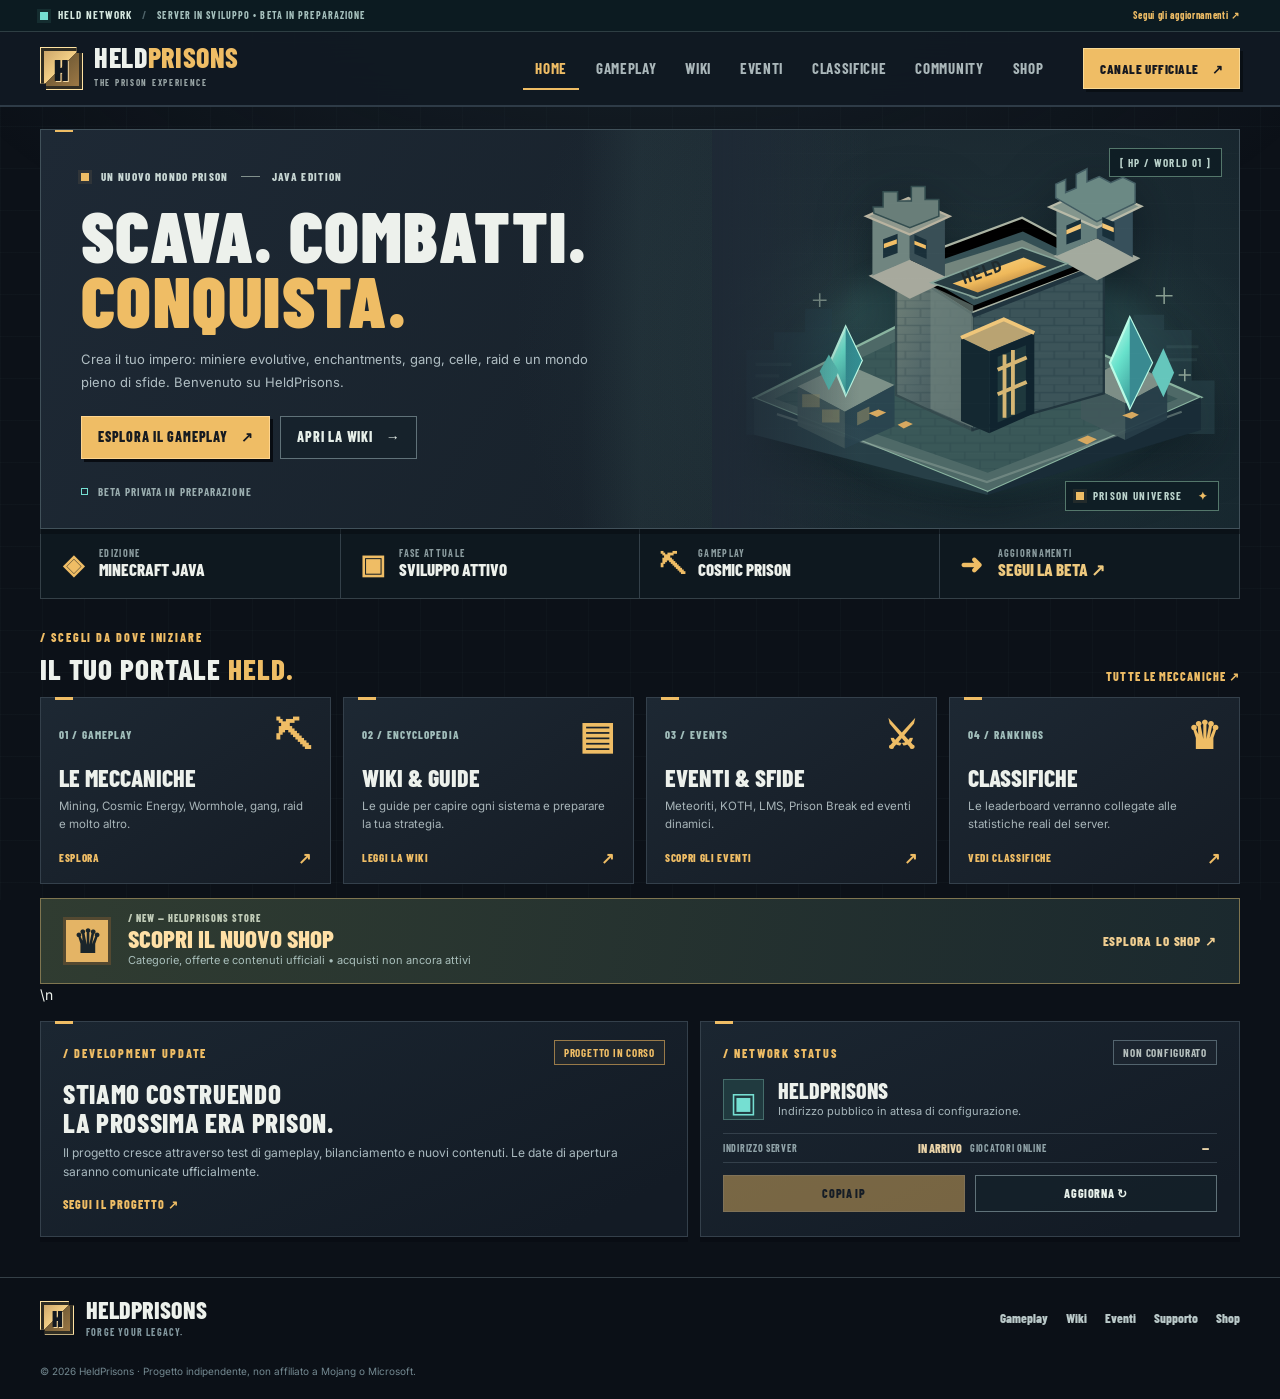
<file: index.html>
<!doctype html>
<html lang="it"><head><meta charset="utf-8"><meta name="viewport" content="width=device-width,initial-scale=1,viewport-fit=cover"><meta name="theme-color" content="#10151c"><meta name="description" content="HeldPrisons: il portale Minecraft Prison con miniere, gang, raid, eventi, wiki e community."><meta property="og:title" content="Home | HeldPrisons"><meta property="og:description" content="HeldPrisons: il portale Minecraft Prison con miniere, gang, raid, eventi, wiki e community."><meta property="og:type" content="website"><meta property="og:image" content="assets/prison-world.svg"><title>Home | HeldPrisons</title><link rel="icon" type="image/svg+xml" href="assets/favicon.svg"><link rel="stylesheet" href="assets/style.css"><script defer src="assets/app.js"></script></head>
<body data-page="home"><a class="skip-link" href="#main">Vai al contenuto</a>
<div class="topline"><div class="wrap topline-inner"><span class="phase-dot"></span><strong>HELD NETWORK</strong><span class="topline-divider">/</span><span>SERVER IN SVILUPPO • BETA IN PREPARAZIONE</span><a href="community.html">Segui gli aggiornamenti <span aria-hidden="true">↗</span></a></div></div>
<header class="header"><div class="wrap navline">
<a href="index.html" class="logo" aria-label="HeldPrisons, pagina iniziale"><span class="logo-emblem" aria-hidden="true">H</span><span class="logo-name">HELD<span>PRISONS</span><small>THE PRISON EXPERIENCE</small></span></a>
<nav id="primary-nav" class="navlinks" aria-label="Navigazione principale"><a href="index.html" aria-current="page">Home</a><a href="gameplay.html" >Gameplay</a><a href="wiki.html" >Wiki</a><a href="eventi.html" >Eventi</a><a href="classifiche.html" >Classifiche</a><a href="community.html" >Community</a><a href="shop.html">Shop</a></nav>
<div class="nav-actions"><a class="header-cta" href="https://t.me/CosmicPrisonsOG" target="_blank" rel="noopener noreferrer">CANALE UFFICIALE <span aria-hidden="true">↗</span></a><button type="button" class="menu-toggle" id="menu-toggle" aria-label="Apri il menu" aria-expanded="false" aria-controls="primary-nav"><span></span><span></span><span></span></button></div>
</div></header>
<main class="wrap site-main" id="main"><div class="home-intro">
<section class="hero panel panel-hero" aria-labelledby="hero-title"><div class="hero-copy"><div class="eyebrow"><span class="square-dot"></span> UN NUOVO MONDO PRISON <span class="eyebrow-line"></span> JAVA EDITION</div><h1 id="hero-title">SCAVA. COMBATTI.<br><em>CONQUISTA.</em></h1><p>Crea il tuo impero: miniere evolutive, enchantments, gang, celle, raid e un mondo pieno di sfide. Benvenuto su HeldPrisons.</p><div class="actions"><a class="btn btn-gold" href="gameplay.html">ESPLORA IL GAMEPLAY <span aria-hidden="true">↗</span></a><a class="btn btn-outline" href="wiki.html">APRI LA WIKI <span aria-hidden="true">→</span></a></div><div class="hero-note"><span class="tiny-sq"></span> BETA PRIVATA IN PREPARAZIONE</div></div>
<div class="hero-scene"><img src="assets/prison-world.svg" alt="Illustrazione in stile voxel di un portale minerario fortificato con cristalli" width="690" height="470"><div class="scene-label scene-label-top">[ HP / WORLD 01 ]</div><div class="scene-label scene-label-bottom"><span class="status-pip"></span> PRISON UNIVERSE <span>✦</span></div></div></section>
<div class="info-strip" aria-label="Informazioni rapide"><div><span class="info-mark">◈</span><div><small>EDIZIONE</small><strong>MINECRAFT JAVA</strong></div></div><div><span class="info-mark">▣</span><div><small>FASE ATTUALE</small><strong>SVILUPPO ATTIVO</strong></div></div><div><span class="info-mark">⛏</span><div><small>GAMEPLAY</small><strong>COSMIC PRISON</strong></div></div><a href="community.html"><span class="info-mark">➜</span><div><small>AGGIORNAMENTI</small><strong>SEGUI LA BETA ↗</strong></div></a></div></div>
<div class="home-section-heading"><div><span class="overline">/ SCEGLI DA DOVE INIZIARE</span><h2>IL TUO PORTALE <span>HELD.</span></h2></div><a href="gameplay.html" class="underlink">TUTTE LE MECCANICHE ↗</a></div>
<div class="portal-grid">
<a class="portal-card" href="gameplay.html"><div class="portal-top"><span class="portal-index">01 / GAMEPLAY</span><span class="portal-icon">⛏</span></div><h3>LE MECCANICHE</h3><p>Mining, Cosmic Energy, Wormhole, gang, raid e molto altro.</p><span class="portal-link">ESPLORA <b>↗</b></span></a>
<a class="portal-card" href="wiki.html"><div class="portal-top"><span class="portal-index">02 / ENCYCLOPEDIA</span><span class="portal-icon">▤</span></div><h3>WIKI & GUIDE</h3><p>Le guide per capire ogni sistema e preparare la tua strategia.</p><span class="portal-link">LEGGI LA WIKI <b>↗</b></span></a>
<a class="portal-card" href="eventi.html"><div class="portal-top"><span class="portal-index">03 / EVENTS</span><span class="portal-icon">⚔</span></div><h3>EVENTI & SFIDE</h3><p>Meteoriti, KOTH, LMS, Prison Break ed eventi dinamici.</p><span class="portal-link">SCOPRI GLI EVENTI <b>↗</b></span></a>
<a class="portal-card" href="classifiche.html"><div class="portal-top"><span class="portal-index">04 / RANKINGS</span><span class="portal-icon">♛</span></div><h3>CLASSIFICHE</h3><p>Le leaderboard verranno collegate alle statistiche reali del server.</p><span class="portal-link">VEDI CLASSIFICHE <b>↗</b></span></a>
</div>
<a href="shop.html" class="home-shop-promo"><span class="home-shop-sigil" aria-hidden="true">♛</span><span><small>/ NEW — HELDPRISONS STORE</small><strong>SCOPRI IL NUOVO SHOP</strong><span>Categorie, offerte e contenuti ufficiali • acquisti non ancora attivi</span></span><b>ESPLORA LO SHOP ↗</b></a>\n<div class="home-bottom">
<section class="panel news-panel"><div class="panel-head"><span class="overline">/ DEVELOPMENT UPDATE</span><span class="soft-badge">PROGETTO IN CORSO</span></div><h2>STIAMO COSTRUENDO<br>LA PROSSIMA ERA PRISON.</h2><p>Il progetto cresce attraverso test di gameplay, bilanciamento e nuovi contenuti. Le date di apertura saranno comunicate ufficialmente.</p><a class="text-action" href="community.html">SEGUI IL PROGETTO <span aria-hidden="true">↗</span></a></section>
<section class="panel server-widget" data-server-widget><div class="panel-head"><span class="overline">/ NETWORK STATUS</span><span class="soft-badge soft-badge--muted" data-status-badge>NON CONFIGURATO</span></div><div class="server-row"><div class="server-mono" aria-hidden="true">▣</div><div><h2>HELDPRISONS</h2><p data-server-message>Indirizzo pubblico in attesa di configurazione.</p></div></div><div class="server-details"><div><small>INDIRIZZO SERVER</small><strong data-server-address>IN ARRIVO</strong></div><div><small>GIOCATORI ONLINE</small><strong data-server-players>—</strong></div></div><div class="server-actions"><button type="button" class="btn btn-small btn-gold" data-copy-ip disabled>COPIA IP</button><button type="button" class="btn btn-small btn-outline" data-refresh-status>AGGIORNA ↻</button></div></section>
</div></main>
<footer class="footer"><div class="wrap footer-inner"><a href="index.html" class="footer-logo"><span class="logo-emblem mini" aria-hidden="true">H</span><span>HELDPRISONS<small>FORGE YOUR LEGACY.</small></span></a><div class="footer-nav"><a href="gameplay.html">Gameplay</a><a href="wiki.html">Wiki</a><a href="eventi.html">Eventi</a><a href="community.html">Supporto</a><a href="shop.html">Shop</a></div><p>© <span id="current-year">2026</span> HeldPrisons · Progetto indipendente, non affiliato a Mojang o Microsoft.</p></div></footer>
<div id="toast" class="toast" role="status" aria-live="polite"></div>
</body></html>
</file>
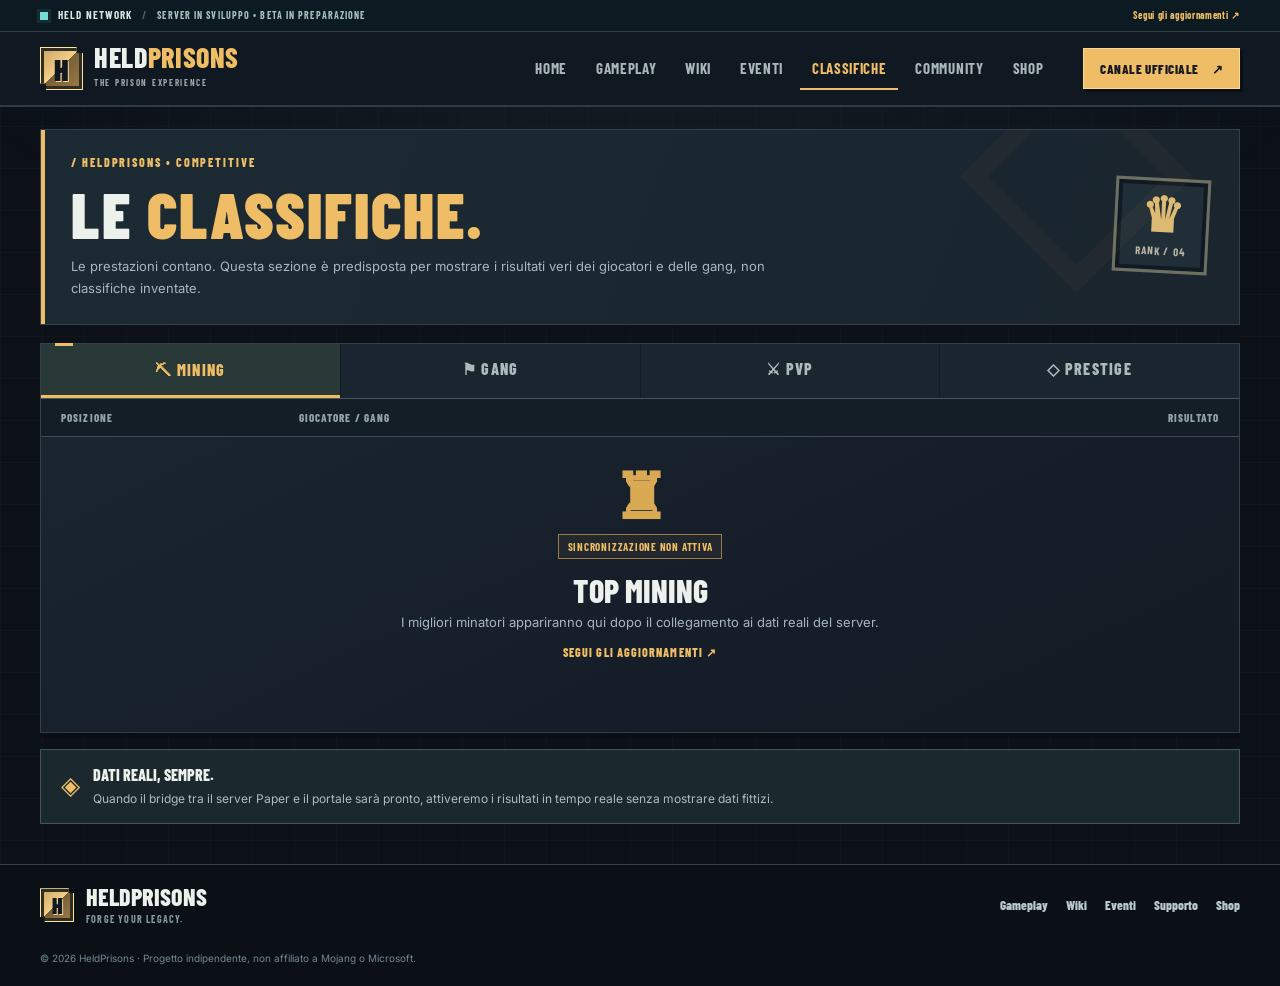
<file: classifiche.html>
<!doctype html>
<html lang="it"><head><meta charset="utf-8"><meta name="viewport" content="width=device-width,initial-scale=1,viewport-fit=cover"><meta name="theme-color" content="#10151c"><meta name="description" content="Classifiche di HeldPrisons: mining, gang, PvP e Prestige. Dati ufficiali quando disponibili."><meta property="og:title" content="Classifiche | HeldPrisons"><meta property="og:description" content="Classifiche di HeldPrisons: mining, gang, PvP e Prestige. Dati ufficiali quando disponibili."><meta property="og:type" content="website"><meta property="og:image" content="assets/prison-world.svg"><title>Classifiche | HeldPrisons</title><link rel="icon" type="image/svg+xml" href="assets/favicon.svg"><link rel="stylesheet" href="assets/style.css"><script defer src="assets/app.js"></script></head>
<body data-page="classifiche"><a class="skip-link" href="#main">Vai al contenuto</a>
<div class="topline"><div class="wrap topline-inner"><span class="phase-dot"></span><strong>HELD NETWORK</strong><span class="topline-divider">/</span><span>SERVER IN SVILUPPO • BETA IN PREPARAZIONE</span><a href="community.html">Segui gli aggiornamenti <span aria-hidden="true">↗</span></a></div></div>
<header class="header"><div class="wrap navline">
<a href="index.html" class="logo" aria-label="HeldPrisons, pagina iniziale"><span class="logo-emblem" aria-hidden="true">H</span><span class="logo-name">HELD<span>PRISONS</span><small>THE PRISON EXPERIENCE</small></span></a>
<nav id="primary-nav" class="navlinks" aria-label="Navigazione principale"><a href="index.html" >Home</a><a href="gameplay.html" >Gameplay</a><a href="wiki.html" >Wiki</a><a href="eventi.html" >Eventi</a><a href="classifiche.html" aria-current="page">Classifiche</a><a href="community.html" >Community</a><a href="shop.html">Shop</a></nav>
<div class="nav-actions"><a class="header-cta" href="https://t.me/CosmicPrisonsOG" target="_blank" rel="noopener noreferrer">CANALE UFFICIALE <span aria-hidden="true">↗</span></a><button type="button" class="menu-toggle" id="menu-toggle" aria-label="Apri il menu" aria-expanded="false" aria-controls="primary-nav"><span></span><span></span><span></span></button></div>
</div></header>
<main class="wrap site-main" id="main"><div class="page-heading page-heading--simple"><div class="page-heading-copy"><span class="overline">/ HELDPRISONS • COMPETITIVE</span><h1>LE <em>CLASSIFICHE.</em></h1><p>Le prestazioni contano. Questa sezione è predisposta per mostrare i risultati veri dei giocatori e delle gang, non classifiche inventate.</p></div><div class="heading-stamp" aria-hidden="true">♛<small>RANK / 04</small></div></div>
<div class="leaderboard panel"><div class="leaderboard-tabs" role="group" aria-label="Tipo di classifica"><button type="button" class="leaderboard-tab is-active" data-rank="mining" aria-pressed="true">⛏ MINING</button><button type="button" class="leaderboard-tab" data-rank="gangs" aria-pressed="false">⚑ GANG</button><button type="button" class="leaderboard-tab" data-rank="pvp" aria-pressed="false">⚔ PVP</button><button type="button" class="leaderboard-tab" data-rank="prestige" aria-pressed="false">◇ PRESTIGE</button></div><div class="board-header"><span>POSIZIONE</span><span>GIOCATORE / GANG</span><span>RISULTATO</span></div><div class="board-empty"><span class="empty-trophy" aria-hidden="true">♜</span><span class="soft-badge">SINCRONIZZAZIONE NON ATTIVA</span><h2 id="rank-title">TOP MINING</h2><p id="rank-text">I migliori minatori appariranno qui dopo il collegamento ai dati reali del server.</p><a href="community.html" class="text-action">SEGUI GLI AGGIORNAMENTI ↗</a></div></div>
<div class="compact-note"><span>◈</span><div><strong>DATI REALI, SEMPRE.</strong><p>Quando il bridge tra il server Paper e il portale sarà pronto, attiveremo i risultati in tempo reale senza mostrare dati fittizi.</p></div></div></main>
<footer class="footer"><div class="wrap footer-inner"><a href="index.html" class="footer-logo"><span class="logo-emblem mini" aria-hidden="true">H</span><span>HELDPRISONS<small>FORGE YOUR LEGACY.</small></span></a><div class="footer-nav"><a href="gameplay.html">Gameplay</a><a href="wiki.html">Wiki</a><a href="eventi.html">Eventi</a><a href="community.html">Supporto</a><a href="shop.html">Shop</a></div><p>© <span id="current-year">2026</span> HeldPrisons · Progetto indipendente, non affiliato a Mojang o Microsoft.</p></div></footer>
<div id="toast" class="toast" role="status" aria-live="polite"></div>
</body></html>
</file>
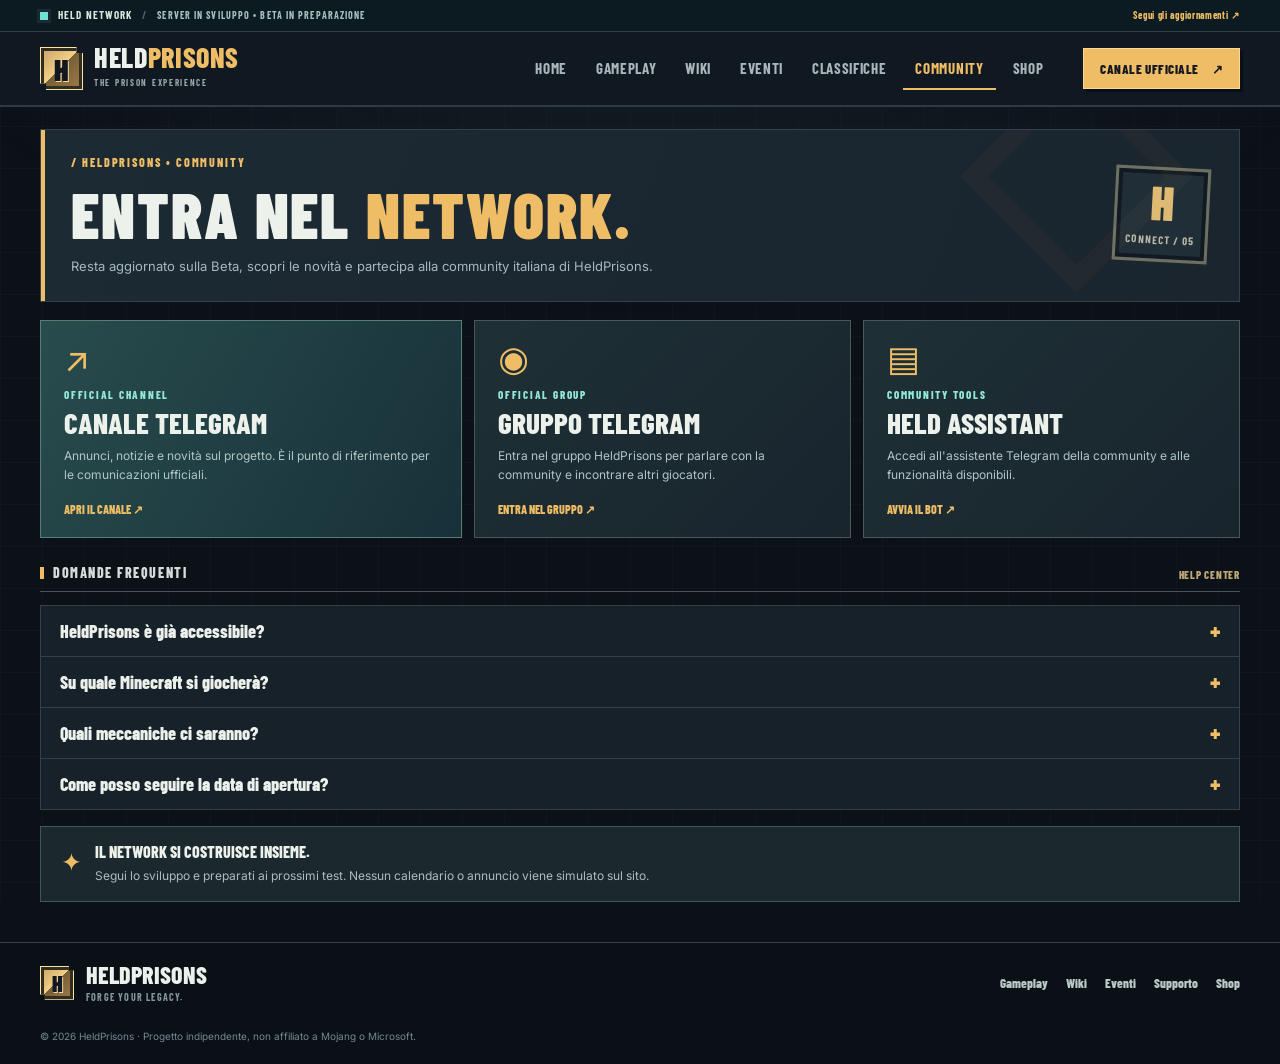
<file: community.html>
<!doctype html>
<html lang="it"><head><meta charset="utf-8"><meta name="viewport" content="width=device-width,initial-scale=1,viewport-fit=cover"><meta name="theme-color" content="#10151c"><meta name="description" content="Canale ufficiale, gruppo Telegram, assistente, FAQ e aggiornamenti per la community HeldPrisons."><meta property="og:title" content="Community | HeldPrisons"><meta property="og:description" content="Canale Telegram, assistente, FAQ e aggiornamenti per la community HeldPrisons."><meta property="og:type" content="website"><meta property="og:image" content="assets/prison-world.svg"><title>Community | HeldPrisons</title><link rel="icon" type="image/svg+xml" href="assets/favicon.svg"><link rel="stylesheet" href="assets/style.css"><script defer src="assets/app.js"></script></head>
<body data-page="community"><a class="skip-link" href="#main">Vai al contenuto</a>
<div class="topline"><div class="wrap topline-inner"><span class="phase-dot"></span><strong>HELD NETWORK</strong><span class="topline-divider">/</span><span>SERVER IN SVILUPPO • BETA IN PREPARAZIONE</span><a href="community.html">Segui gli aggiornamenti <span aria-hidden="true">↗</span></a></div></div>
<header class="header"><div class="wrap navline">
<a href="index.html" class="logo" aria-label="HeldPrisons, pagina iniziale"><span class="logo-emblem" aria-hidden="true">H</span><span class="logo-name">HELD<span>PRISONS</span><small>THE PRISON EXPERIENCE</small></span></a>
<nav id="primary-nav" class="navlinks" aria-label="Navigazione principale"><a href="index.html" >Home</a><a href="gameplay.html" >Gameplay</a><a href="wiki.html" >Wiki</a><a href="eventi.html" >Eventi</a><a href="classifiche.html" >Classifiche</a><a href="community.html" aria-current="page">Community</a><a href="shop.html">Shop</a></nav>
<div class="nav-actions"><a class="header-cta" href="https://t.me/CosmicPrisonsOG" target="_blank" rel="noopener noreferrer">CANALE UFFICIALE <span aria-hidden="true">↗</span></a><button type="button" class="menu-toggle" id="menu-toggle" aria-label="Apri il menu" aria-expanded="false" aria-controls="primary-nav"><span></span><span></span><span></span></button></div>
</div></header>
<main class="wrap site-main" id="main"><div class="page-heading page-heading--simple"><div class="page-heading-copy"><span class="overline">/ HELDPRISONS • COMMUNITY</span><h1>ENTRA NEL <em>NETWORK.</em></h1><p>Resta aggiornato sulla Beta, scopri le novità e partecipa alla community italiana di HeldPrisons.</p></div><div class="heading-stamp" aria-hidden="true">H<small>CONNECT / 05</small></div></div>
<div class="community-cards"><a class="community-card community-card--primary" href="https://t.me/CosmicPrisonsOG" target="_blank" rel="noopener noreferrer"><span class="community-symbol" aria-hidden="true">↗</span><span class="mini-kicker">OFFICIAL CHANNEL</span><h2>CANALE TELEGRAM</h2><p>Annunci, notizie e novità sul progetto. È il punto di riferimento per le comunicazioni ufficiali.</p><span class="community-arrow">APRI IL CANALE ↗</span></a><a class="community-card" href="https://t.me/HeldPrisonsCommunity" target="_blank" rel="noopener noreferrer"><span class="community-symbol" aria-hidden="true">◉</span><span class="mini-kicker">OFFICIAL GROUP</span><h2>GRUPPO TELEGRAM</h2><p>Entra nel gruppo HeldPrisons per parlare con la community e incontrare altri giocatori.</p><span class="community-arrow">ENTRA NEL GRUPPO ↗</span></a><a class="community-card" href="https://t.me/HeldPrisonsAssistantBot" target="_blank" rel="noopener noreferrer"><span class="community-symbol" aria-hidden="true">▤</span><span class="mini-kicker">COMMUNITY TOOLS</span><h2>HELD ASSISTANT</h2><p>Accedi all'assistente Telegram della community e alle funzionalità disponibili.</p><span class="community-arrow">AVVIA IL BOT ↗</span></a></div>
<div class="section-label"><span>DOMANDE FREQUENTI</span><span>HELP CENTER</span></div>
<div class="faq-block"><details><summary>HeldPrisons è già accessibile?<span>+</span></summary><p>No, la Beta è in preparazione. Le comunicazioni ufficiali verranno pubblicate sul canale Telegram.</p></details><details><summary>Su quale Minecraft si giocherà?<span>+</span></summary><p>Il progetto è sviluppato su Minecraft Java Edition. Le versioni client supportate saranno comunicate prima dell'apertura.</p></details><details><summary>Quali meccaniche ci saranno?<span>+</span></summary><p>Mining, enchantments, Wormhole, gang, celle, raid, PvP, equipaggiamenti speciali ed eventi. Scopri i dettagli nella <a href="wiki.html">wiki</a>.</p></details><details><summary>Come posso seguire la data di apertura?<span>+</span></summary><p>Unisciti al <a href="https://t.me/CosmicPrisonsOG" target="_blank" rel="noopener noreferrer">canale Telegram ufficiale</a>: gli annunci saranno condivisi lì.</p></details></div>
<div class="compact-note"><span>✦</span><div><strong>IL NETWORK SI COSTRUISCE INSIEME.</strong><p>Segui lo sviluppo e preparati ai prossimi test. Nessun calendario o annuncio viene simulato sul sito.</p></div></div></main>
<footer class="footer"><div class="wrap footer-inner"><a href="index.html" class="footer-logo"><span class="logo-emblem mini" aria-hidden="true">H</span><span>HELDPRISONS<small>FORGE YOUR LEGACY.</small></span></a><div class="footer-nav"><a href="gameplay.html">Gameplay</a><a href="wiki.html">Wiki</a><a href="eventi.html">Eventi</a><a href="community.html">Supporto</a><a href="shop.html">Shop</a></div><p>© <span id="current-year">2026</span> HeldPrisons · Progetto indipendente, non affiliato a Mojang o Microsoft.</p></div></footer>
<div id="toast" class="toast" role="status" aria-live="polite"></div>
</body></html>
</file>
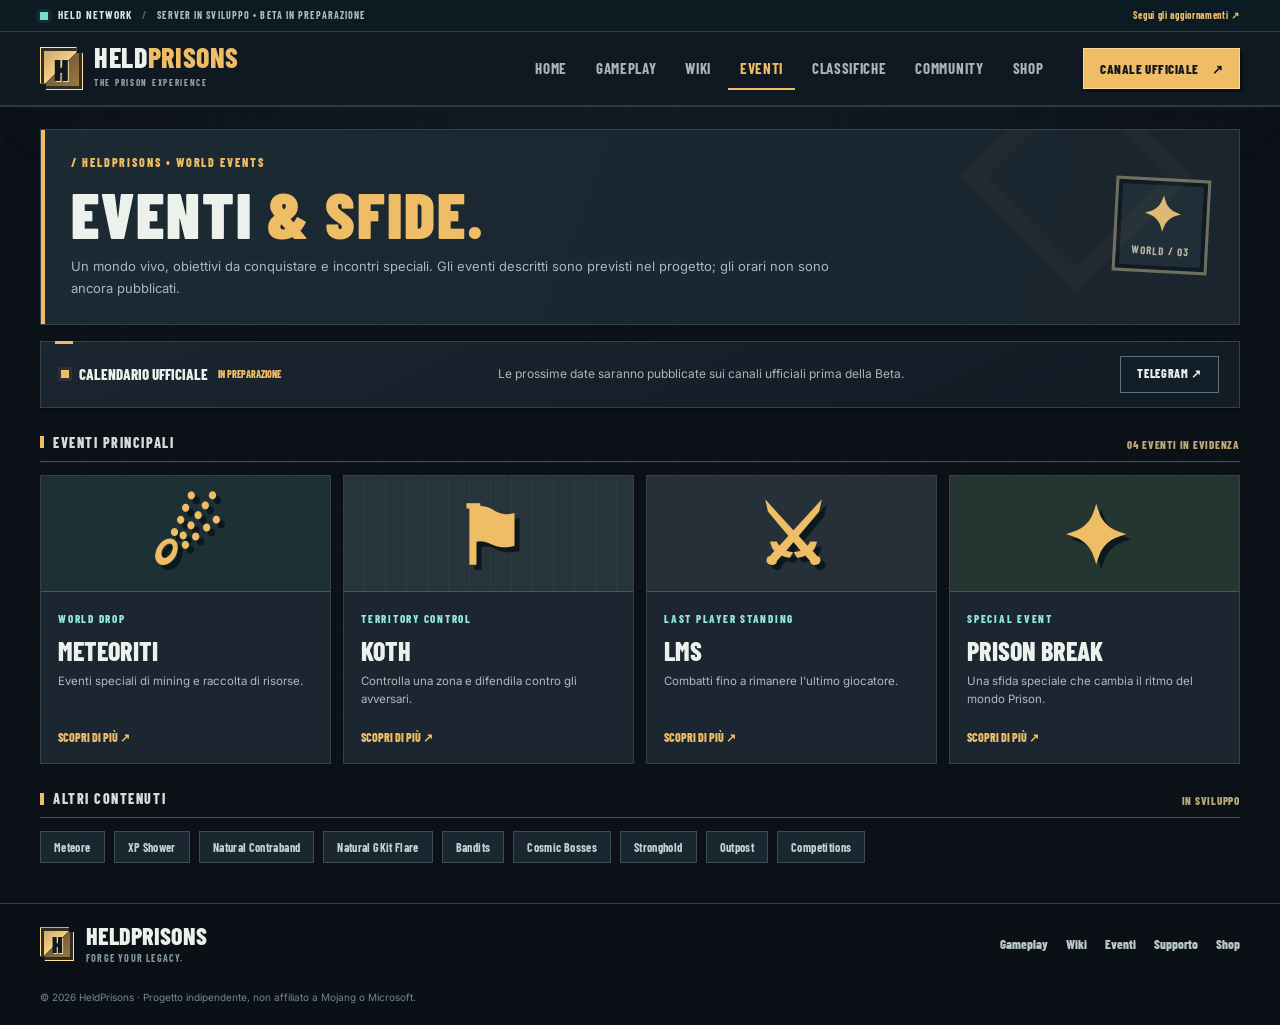
<file: eventi.html>
<!doctype html>
<html lang="it"><head><meta charset="utf-8"><meta name="viewport" content="width=device-width,initial-scale=1,viewport-fit=cover"><meta name="theme-color" content="#10151c"><meta name="description" content="Eventi Minecraft Prison di HeldPrisons: Meteoriti, KOTH, LMS, Prison Break e molto altro."><meta property="og:title" content="Eventi | HeldPrisons"><meta property="og:description" content="Eventi Minecraft Prison di HeldPrisons: Meteoriti, KOTH, LMS, Prison Break e molto altro."><meta property="og:type" content="website"><meta property="og:image" content="assets/prison-world.svg"><title>Eventi | HeldPrisons</title><link rel="icon" type="image/svg+xml" href="assets/favicon.svg"><link rel="stylesheet" href="assets/style.css"><script defer src="assets/app.js"></script></head>
<body data-page="eventi"><a class="skip-link" href="#main">Vai al contenuto</a>
<div class="topline"><div class="wrap topline-inner"><span class="phase-dot"></span><strong>HELD NETWORK</strong><span class="topline-divider">/</span><span>SERVER IN SVILUPPO • BETA IN PREPARAZIONE</span><a href="community.html">Segui gli aggiornamenti <span aria-hidden="true">↗</span></a></div></div>
<header class="header"><div class="wrap navline">
<a href="index.html" class="logo" aria-label="HeldPrisons, pagina iniziale"><span class="logo-emblem" aria-hidden="true">H</span><span class="logo-name">HELD<span>PRISONS</span><small>THE PRISON EXPERIENCE</small></span></a>
<nav id="primary-nav" class="navlinks" aria-label="Navigazione principale"><a href="index.html" >Home</a><a href="gameplay.html" >Gameplay</a><a href="wiki.html" >Wiki</a><a href="eventi.html" aria-current="page">Eventi</a><a href="classifiche.html" >Classifiche</a><a href="community.html" >Community</a><a href="shop.html">Shop</a></nav>
<div class="nav-actions"><a class="header-cta" href="https://t.me/CosmicPrisonsOG" target="_blank" rel="noopener noreferrer">CANALE UFFICIALE <span aria-hidden="true">↗</span></a><button type="button" class="menu-toggle" id="menu-toggle" aria-label="Apri il menu" aria-expanded="false" aria-controls="primary-nav"><span></span><span></span><span></span></button></div>
</div></header>
<main class="wrap site-main" id="main"><div class="page-heading page-heading--simple"><div class="page-heading-copy"><span class="overline">/ HELDPRISONS • WORLD EVENTS</span><h1>EVENTI <em>& SFIDE.</em></h1><p>Un mondo vivo, obiettivi da conquistare e incontri speciali. Gli eventi descritti sono previsti nel progetto; gli orari non sono ancora pubblicati.</p></div><div class="heading-stamp" aria-hidden="true">✦<small>WORLD / 03</small></div></div>
<div class="event-summary panel"><div><span class="square-dot"></span><strong>CALENDARIO UFFICIALE</strong><small>IN PREPARAZIONE</small></div><p>Le prossime date saranno pubblicate sui canali ufficiali prima della Beta.</p><a href="https://t.me/CosmicPrisonsOG" target="_blank" rel="noopener noreferrer" class="btn btn-small btn-outline">TELEGRAM ↗</a></div>
<div class="section-label"><span>EVENTI PRINCIPALI</span><span>04 EVENTI IN EVIDENZA</span></div>
<div class="event-cards"><article class="event-tile"><span class="event-art">☄</span><div class="event-tile-content"><span class="mini-kicker">WORLD DROP</span><h2>METEORITI</h2><p>Eventi speciali di mining e raccolta di risorse.</p><a href="wiki.html#events">SCOPRI DI PIÙ ↗</a></div></article><article class="event-tile"><span class="event-art">⚑</span><div class="event-tile-content"><span class="mini-kicker">TERRITORY CONTROL</span><h2>KOTH</h2><p>Controlla una zona e difendila contro gli avversari.</p><a href="wiki.html#koth">SCOPRI DI PIÙ ↗</a></div></article><article class="event-tile"><span class="event-art">⚔</span><div class="event-tile-content"><span class="mini-kicker">LAST PLAYER STANDING</span><h2>LMS</h2><p>Combatti fino a rimanere l'ultimo giocatore.</p><a href="wiki.html#pvp">SCOPRI DI PIÙ ↗</a></div></article><article class="event-tile"><span class="event-art">✦</span><div class="event-tile-content"><span class="mini-kicker">SPECIAL EVENT</span><h2>PRISON BREAK</h2><p>Una sfida speciale che cambia il ritmo del mondo Prison.</p><a href="wiki.html#events">SCOPRI DI PIÙ ↗</a></div></article></div>
<div class="section-label"><span>ALTRI CONTENUTI</span><span>IN SVILUPPO</span></div>
<div class="event-extra"><span>Meteore</span><span>XP Shower</span><span>Natural Contraband</span><span>Natural GKit Flare</span><span>Bandits</span><span>Cosmic Bosses</span><span>Stronghold</span><span>Outpost</span><span>Competitions</span></div></main>
<footer class="footer"><div class="wrap footer-inner"><a href="index.html" class="footer-logo"><span class="logo-emblem mini" aria-hidden="true">H</span><span>HELDPRISONS<small>FORGE YOUR LEGACY.</small></span></a><div class="footer-nav"><a href="gameplay.html">Gameplay</a><a href="wiki.html">Wiki</a><a href="eventi.html">Eventi</a><a href="community.html">Supporto</a><a href="shop.html">Shop</a></div><p>© <span id="current-year">2026</span> HeldPrisons · Progetto indipendente, non affiliato a Mojang o Microsoft.</p></div></footer>
<div id="toast" class="toast" role="status" aria-live="polite"></div>
</body></html>
</file>
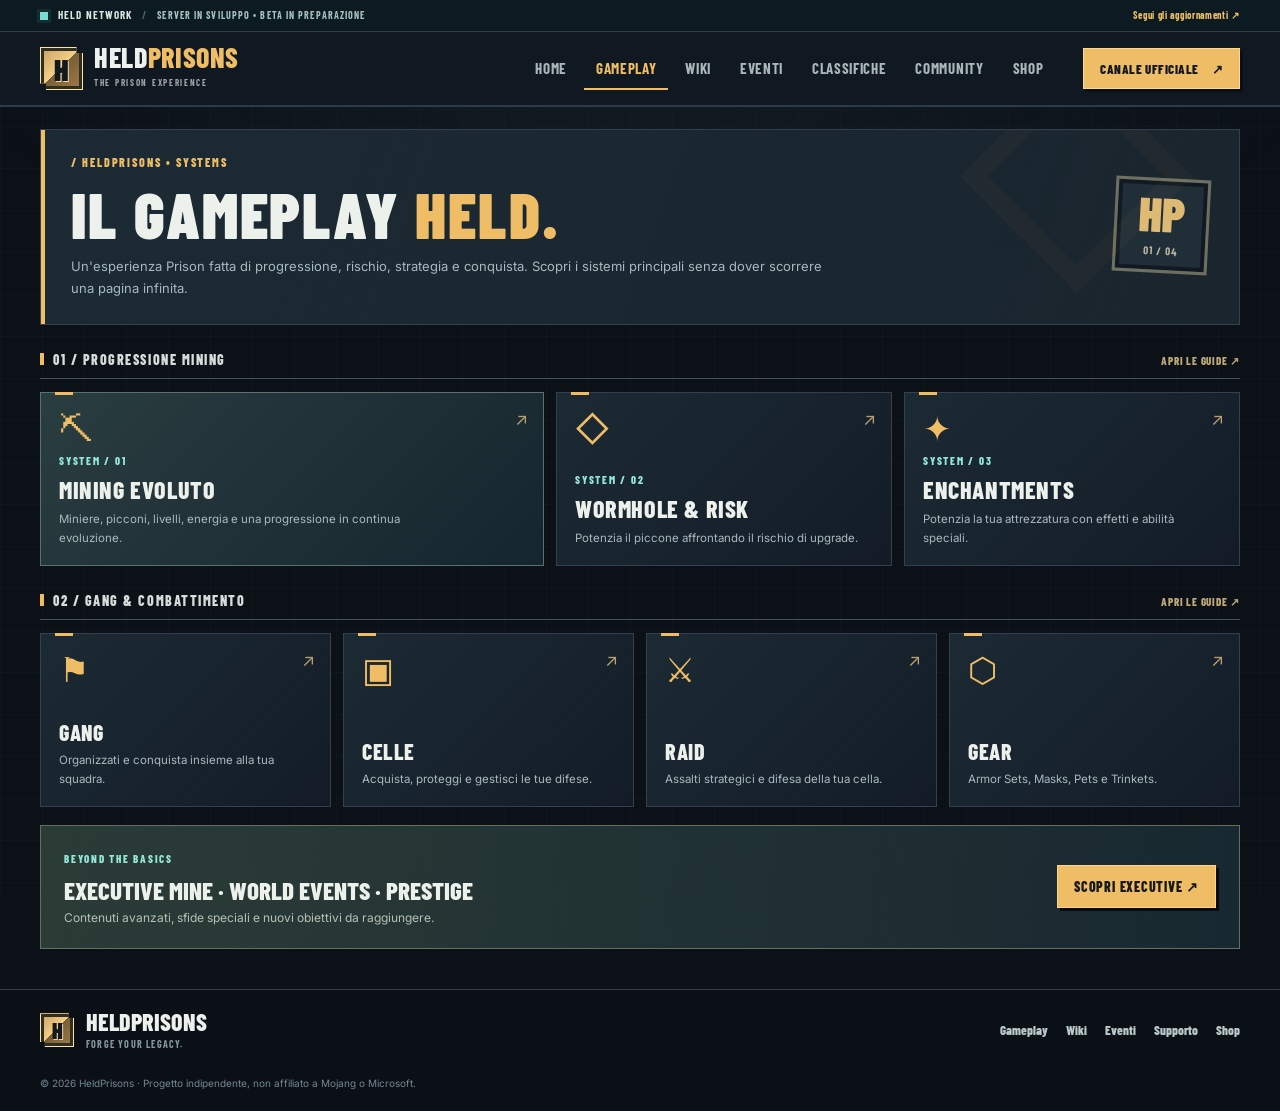
<file: gameplay.html>
<!doctype html>
<html lang="it"><head><meta charset="utf-8"><meta name="viewport" content="width=device-width,initial-scale=1,viewport-fit=cover"><meta name="theme-color" content="#10151c"><meta name="description" content="Scopri il gameplay di HeldPrisons: mining, enchants, Wormhole, gang, celle e raid."><meta property="og:title" content="Gameplay | HeldPrisons"><meta property="og:description" content="Scopri il gameplay di HeldPrisons: mining, enchants, Wormhole, gang, celle e raid."><meta property="og:type" content="website"><meta property="og:image" content="assets/prison-world.svg"><title>Gameplay | HeldPrisons</title><link rel="icon" type="image/svg+xml" href="assets/favicon.svg"><link rel="stylesheet" href="assets/style.css"><script defer src="assets/app.js"></script></head>
<body data-page="gameplay"><a class="skip-link" href="#main">Vai al contenuto</a>
<div class="topline"><div class="wrap topline-inner"><span class="phase-dot"></span><strong>HELD NETWORK</strong><span class="topline-divider">/</span><span>SERVER IN SVILUPPO • BETA IN PREPARAZIONE</span><a href="community.html">Segui gli aggiornamenti <span aria-hidden="true">↗</span></a></div></div>
<header class="header"><div class="wrap navline">
<a href="index.html" class="logo" aria-label="HeldPrisons, pagina iniziale"><span class="logo-emblem" aria-hidden="true">H</span><span class="logo-name">HELD<span>PRISONS</span><small>THE PRISON EXPERIENCE</small></span></a>
<nav id="primary-nav" class="navlinks" aria-label="Navigazione principale"><a href="index.html" >Home</a><a href="gameplay.html" aria-current="page">Gameplay</a><a href="wiki.html" >Wiki</a><a href="eventi.html" >Eventi</a><a href="classifiche.html" >Classifiche</a><a href="community.html" >Community</a><a href="shop.html">Shop</a></nav>
<div class="nav-actions"><a class="header-cta" href="https://t.me/CosmicPrisonsOG" target="_blank" rel="noopener noreferrer">CANALE UFFICIALE <span aria-hidden="true">↗</span></a><button type="button" class="menu-toggle" id="menu-toggle" aria-label="Apri il menu" aria-expanded="false" aria-controls="primary-nav"><span></span><span></span><span></span></button></div>
</div></header>
<main class="wrap site-main" id="main"><div class="page-heading"><div class="page-heading-copy"><span class="overline">/ HELDPRISONS • SYSTEMS</span><h1>IL GAMEPLAY <em>HELD.</em></h1><p>Un'esperienza Prison fatta di progressione, rischio, strategia e conquista. Scopri i sistemi principali senza dover scorrere una pagina infinita.</p></div><div class="heading-stamp" aria-hidden="true">HP<br><small>01 / 04</small></div></div>
<div class="section-label"><span>01 / PROGRESSIONE MINING</span><a href="wiki.html?categoria=progression">APRI LE GUIDE ↗</a></div>
<div class="mechanics-layout"><a class="mechanic-card mechanic-primary" href="wiki.html#mining"><span class="mechanic-icon">⛏</span><div><span class="mini-kicker">SYSTEM / 01</span><h2>MINING EVOLUTO</h2><p>Miniere, picconi, livelli, energia e una progressione in continua evoluzione.</p></div><span class="arrow">↗</span></a><a class="mechanic-card" href="wiki.html#wormhole"><span class="mechanic-icon">◇</span><div><span class="mini-kicker">SYSTEM / 02</span><h2>WORMHOLE & RISK</h2><p>Potenzia il piccone affrontando il rischio di upgrade.</p></div><span class="arrow">↗</span></a><a class="mechanic-card" href="wiki.html#enchants"><span class="mechanic-icon">✦</span><div><span class="mini-kicker">SYSTEM / 03</span><h2>ENCHANTMENTS</h2><p>Potenzia la tua attrezzatura con effetti e abilità speciali.</p></div><span class="arrow">↗</span></a></div>
<div class="section-label"><span>02 / GANG & COMBATTIMENTO</span><a href="wiki.html?categoria=combat">APRI LE GUIDE ↗</a></div>
<div class="mechanics-layout mechanics-layout--four"><a class="mechanic-card" href="wiki.html#gang"><span class="mechanic-icon">⚑</span><div><h2>GANG</h2><p>Organizzati e conquista insieme alla tua squadra.</p></div><span class="arrow">↗</span></a><a class="mechanic-card" href="wiki.html#cells"><span class="mechanic-icon">▣</span><div><h2>CELLE</h2><p>Acquista, proteggi e gestisci le tue difese.</p></div><span class="arrow">↗</span></a><a class="mechanic-card" href="wiki.html#raid"><span class="mechanic-icon">⚔</span><div><h2>RAID</h2><p>Assalti strategici e difesa della tua cella.</p></div><span class="arrow">↗</span></a><a class="mechanic-card" href="wiki.html#equipment"><span class="mechanic-icon">⬡</span><div><h2>GEAR</h2><p>Armor Sets, Masks, Pets e Trinkets.</p></div><span class="arrow">↗</span></a></div>
<div class="banner-link"><div><span class="mini-kicker">BEYOND THE BASICS</span><h2>EXECUTIVE MINE · WORLD EVENTS · PRESTIGE</h2><p>Contenuti avanzati, sfide speciali e nuovi obiettivi da raggiungere.</p></div><a href="wiki.html#executive" class="btn btn-gold">SCOPRI EXECUTIVE ↗</a></div></main>
<footer class="footer"><div class="wrap footer-inner"><a href="index.html" class="footer-logo"><span class="logo-emblem mini" aria-hidden="true">H</span><span>HELDPRISONS<small>FORGE YOUR LEGACY.</small></span></a><div class="footer-nav"><a href="gameplay.html">Gameplay</a><a href="wiki.html">Wiki</a><a href="eventi.html">Eventi</a><a href="community.html">Supporto</a><a href="shop.html">Shop</a></div><p>© <span id="current-year">2026</span> HeldPrisons · Progetto indipendente, non affiliato a Mojang o Microsoft.</p></div></footer>
<div id="toast" class="toast" role="status" aria-live="polite"></div>
</body></html>
</file>
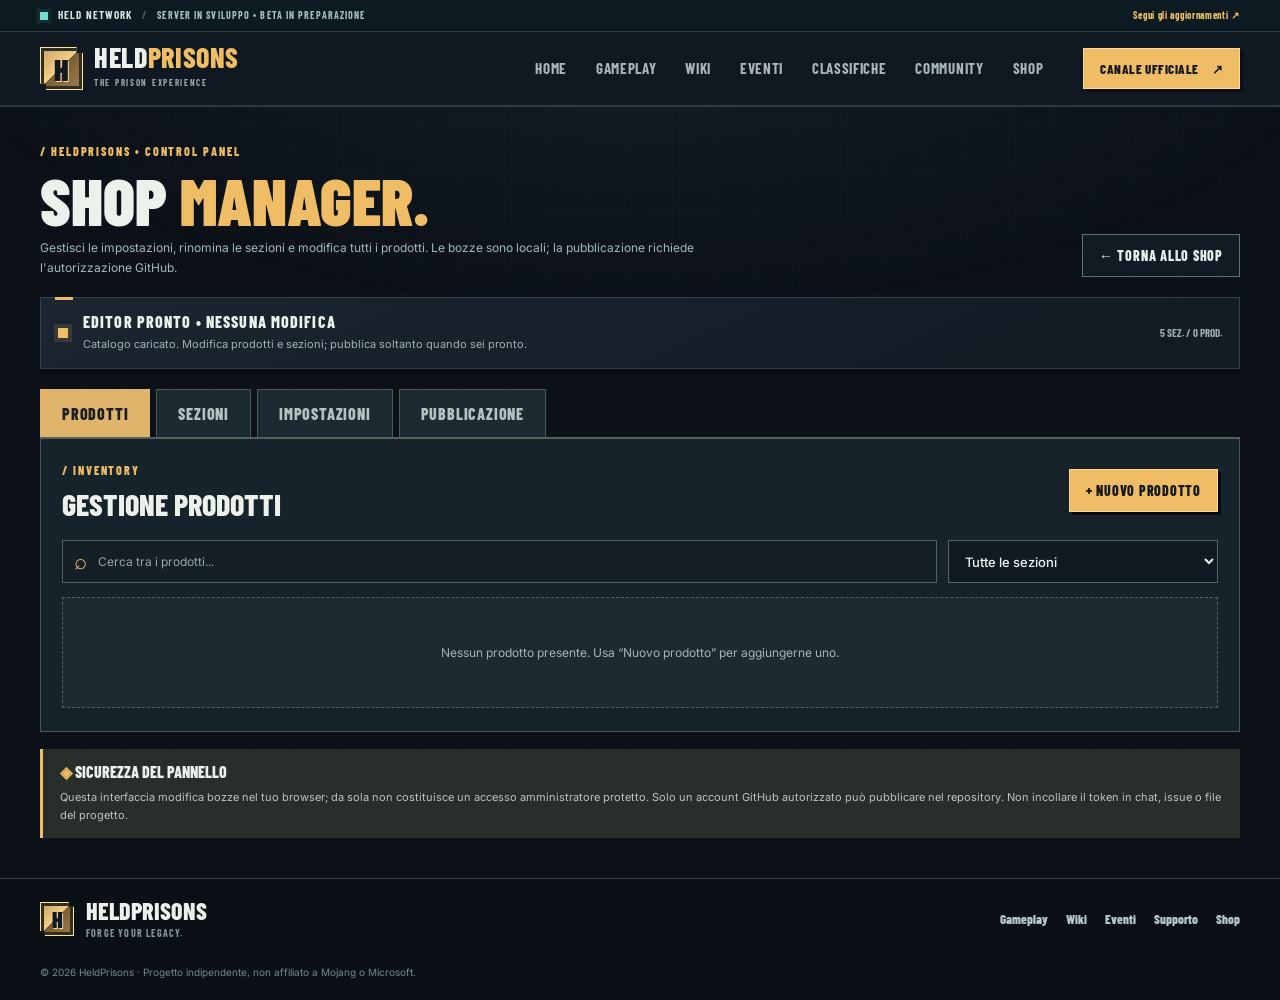
<file: shop-admin.html>
<!doctype html>
<html lang="it"><head><meta charset="utf-8"><meta name="viewport" content="width=device-width,initial-scale=1,viewport-fit=cover"><meta name="theme-color" content="#10151c"><meta name="description" content="Pannello per modificare categorie e prodotti del negozio HeldPrisons."><meta property="og:title" content="Shop Manager | HeldPrisons"><meta property="og:description" content="HeldPrisons: il portale Minecraft Prison con miniere, gang, raid, eventi, wiki e community."><meta property="og:type" content="website"><meta property="og:image" content="assets/prison-world.svg"><title>Shop Manager | HeldPrisons</title><link rel="icon" type="image/svg+xml" href="assets/favicon.svg"><link rel="stylesheet" href="assets/style.css"><script defer src="assets/app.js"></script><script defer src="assets/shop-core.js"></script><script defer src="assets/shop-admin.js"></script></head>
<body data-page="admin"><a class="skip-link" href="#main">Vai al contenuto</a>
<div class="topline"><div class="wrap topline-inner"><span class="phase-dot"></span><strong>HELD NETWORK</strong><span class="topline-divider">/</span><span>SERVER IN SVILUPPO • BETA IN PREPARAZIONE</span><a href="community.html">Segui gli aggiornamenti <span aria-hidden="true">↗</span></a></div></div>
<header class="header"><div class="wrap navline">
<a href="index.html" class="logo" aria-label="HeldPrisons, pagina iniziale"><span class="logo-emblem" aria-hidden="true">H</span><span class="logo-name">HELD<span>PRISONS</span><small>THE PRISON EXPERIENCE</small></span></a>
<nav id="primary-nav" class="navlinks" aria-label="Navigazione principale"><a href="index.html">Home</a><a href="gameplay.html" >Gameplay</a><a href="wiki.html" >Wiki</a><a href="eventi.html" >Eventi</a><a href="classifiche.html" >Classifiche</a><a href="community.html" >Community</a><a href="shop.html">Shop</a></nav>
<div class="nav-actions"><a class="header-cta" href="https://t.me/CosmicPrisonsOG" target="_blank" rel="noopener noreferrer">CANALE UFFICIALE <span aria-hidden="true">↗</span></a><button type="button" class="menu-toggle" id="menu-toggle" aria-label="Apri il menu" aria-expanded="false" aria-controls="primary-nav"><span></span><span></span><span></span></button></div>
</div></header>
<main class="wrap site-main" id="main"><div class="admin-intro"><div><span class="overline">/ HELDPRISONS • CONTROL PANEL</span><h1>SHOP <em>MANAGER.</em></h1><p>Gestisci le impostazioni, rinomina le sezioni e modifica tutti i prodotti. Le bozze sono locali; la pubblicazione richiede l'autorizzazione GitHub.</p></div><a href="shop.html" class="btn btn-outline">← TORNA ALLO SHOP</a></div>
<div class="admin-status panel"><span class="admin-status-dot"></span><div><strong id="admin-state">CARICAMENTO CATALOGO…</strong><p id="admin-summary">Le modifiche non sono pubbliche finché non vengono pubblicate su GitHub.</p></div><span class="admin-revision" id="admin-revision">—</span></div>
<div class="admin-tabs" role="tablist" aria-label="Moduli dello shop"><button class="admin-tab is-active" type="button" data-admin-tab="products" role="tab" aria-selected="true" aria-controls="panel-products">PRODOTTI</button><button class="admin-tab" type="button" data-admin-tab="sections" role="tab" aria-selected="false" aria-controls="panel-sections">SEZIONI</button><button class="admin-tab" type="button" data-admin-tab="settings" role="tab" aria-selected="false" aria-controls="panel-settings">IMPOSTAZIONI</button><button class="admin-tab" type="button" data-admin-tab="publish" role="tab" aria-selected="false" aria-controls="panel-publish">PUBBLICAZIONE</button></div>
<section class="admin-panel" id="panel-products" role="tabpanel"><div class="admin-panel-title"><div><span class="overline">/ INVENTORY</span><h2>GESTIONE PRODOTTI</h2></div><button class="btn btn-gold" type="button" id="new-product">+ NUOVO PRODOTTO</button></div>
<div class="admin-filters"><label class="shop-search"><span>⌕</span><input id="admin-search" type="search" placeholder="Cerca tra i prodotti..." aria-label="Cerca prodotti"></label><select id="admin-filter-category" aria-label="Filtra per sezione"><option value="all">Tutte le sezioni</option></select></div>
<div class="admin-list" id="admin-product-list"></div></section>
<section class="admin-panel" id="panel-sections" role="tabpanel" hidden><div class="admin-panel-title"><div><span class="overline">/ CATEGORIES</span><h2>SEZIONI DEL NEGOZIO</h2></div><button type="button" class="btn btn-gold" id="new-section">+ NUOVA SEZIONE</button></div><p class="admin-help">Puoi cambiare il nome, l'icona, la descrizione, la visibilità e l'ordine delle sezioni. Le modifiche non modificano gli identificativi dei prodotti.</p><div class="admin-list" id="admin-section-list"></div></section>
<section class="admin-panel" id="panel-settings" role="tabpanel" hidden><div class="admin-panel-title"><div><span class="overline">/ SETTINGS</span><h2>PERSONALIZZA LO SHOP</h2></div></div>
<form id="shop-settings-form" class="admin-form"><div class="admin-form-grid">
<label>Titolo dello shop<input name="title" maxlength="70" required></label><label>Soprattitolo<input name="eyebrow" maxlength="100"></label>
<label class="span-full">Slogan<input name="subtitle" maxlength="120"></label>
<label class="span-full">Descrizione<textarea name="description" rows="3" maxlength="800"></textarea></label>
<label class="span-full">Barra annunci<input name="announcement" maxlength="250"></label>
<label>Valuta<select name="currency"><option value="EUR">Euro (EUR)</option><option value="USD">Dollaro (USD)</option><option value="GBP">Sterlina (GBP)</option></select></label>
<label>Link di supporto (HTTPS)<input name="supportUrl" type="url" placeholder="https://t.me/HeldPrisonsAssistantBot"></label>
<label class="admin-check span-full"><input type="checkbox" name="shopOpen"><span><strong>Abilita le richieste di acquisto</strong><small>I prodotti con checkout HTTPS configurato avranno un pulsante attivo. Nessun pagamento viene elaborato da questo sito.</small></span></label>
</div><button type="submit" class="btn btn-gold">SALVA IMPOSTAZIONI NELLA BOZZA</button></form></section>
<section class="admin-panel" id="panel-publish" role="tabpanel" hidden><div class="admin-panel-title"><div><span class="overline">/ GITHUB PUBLISHING</span><h2>SALVA E PUBBLICA</h2></div></div>
<div class="publish-grid">
<div class="publish-card"><h3>01 / BOZZE & BACKUP</h3><p>Le bozze salvate rimangono soltanto in questo browser. Esporta un backup o importa un catalogo JSON.</p><div class="publish-actions"><button class="btn btn-outline" type="button" id="save-local">SALVA BOZZA LOCALE</button><button class="btn btn-outline" type="button" id="export-json">ESPORTA JSON ↓</button><button class="btn btn-outline" type="button" id="export-stale" hidden>SCARICA BOZZA PRECEDENTE ↓</button><label class="btn btn-outline upload-label">IMPORTA JSON ↑<input id="import-json" type="file" accept=".json,application/json" hidden></label><button class="btn btn-outline" type="button" id="reset-draft">RIPRISTINA DAL SITO</button></div><p id="local-status" class="small-note"></p></div>
<div class="publish-card publish-card--gold"><h3>02 / PUBBLICA SU GITHUB</h3><p>Usa un <strong>fine-grained personal access token</strong> GitHub con permesso <strong>Contents: Read and write</strong> soltanto sul repository <code>Alev03YT/HeldPrison</code>. Non verrà salvato nel browser né nel sito.</p><label class="token-label">TOKEN TEMPORANEO<input type="password" id="github-token" autocomplete="off" spellcheck="false" placeholder="github_pat_..." aria-label="Token GitHub temporaneo"></label><button type="button" id="publish-github" class="btn btn-gold">PUBBLICA LE MODIFICHE SU GITHUB ↗</button><p id="publish-result" class="small-note" role="status" aria-live="polite">La pubblicazione aggiorna data/shop.json sul branch main. Il deploy pubblico dipende da GitHub Pages.</p></div>
</div></section>
<dialog id="admin-editor-dialog" class="admin-dialog" aria-labelledby="editor-heading"><form id="admin-editor-form" class="admin-form"><div class="dialog-top"><div><span class="overline" id="editor-overline">/ EDIT</span><h2 id="editor-heading">MODIFICA</h2></div><button class="close-dialog" type="button" id="close-editor" aria-label="Chiudi l'editor">✕</button></div><div class="admin-form-grid" id="editor-fields"></div><div class="editor-actions"><button type="button" id="cancel-editor" class="btn btn-outline">ANNULLA</button><button type="submit" class="btn btn-gold">SALVA NELLA BOZZA</button></div></form></dialog>
<div class="admin-warning"><strong><span>◈</span> SICUREZZA DEL PANNELLO</strong><p>Questa interfaccia modifica bozze nel tuo browser; da sola non costituisce un accesso amministratore protetto. Solo un account GitHub autorizzato può pubblicare nel repository. Non incollare il token in chat, issue o file del progetto.</p></div></main>
<footer class="footer"><div class="wrap footer-inner"><a href="index.html" class="footer-logo"><span class="logo-emblem mini" aria-hidden="true">H</span><span>HELDPRISONS<small>FORGE YOUR LEGACY.</small></span></a><div class="footer-nav"><a href="gameplay.html">Gameplay</a><a href="wiki.html">Wiki</a><a href="eventi.html">Eventi</a><a href="community.html">Supporto</a><a href="shop.html">Shop</a></div><p>© <span id="current-year">2026</span> HeldPrisons · Progetto indipendente, non affiliato a Mojang o Microsoft.</p></div></footer>
<div id="toast" class="toast" role="status" aria-live="polite"></div>
</body></html>
</file>
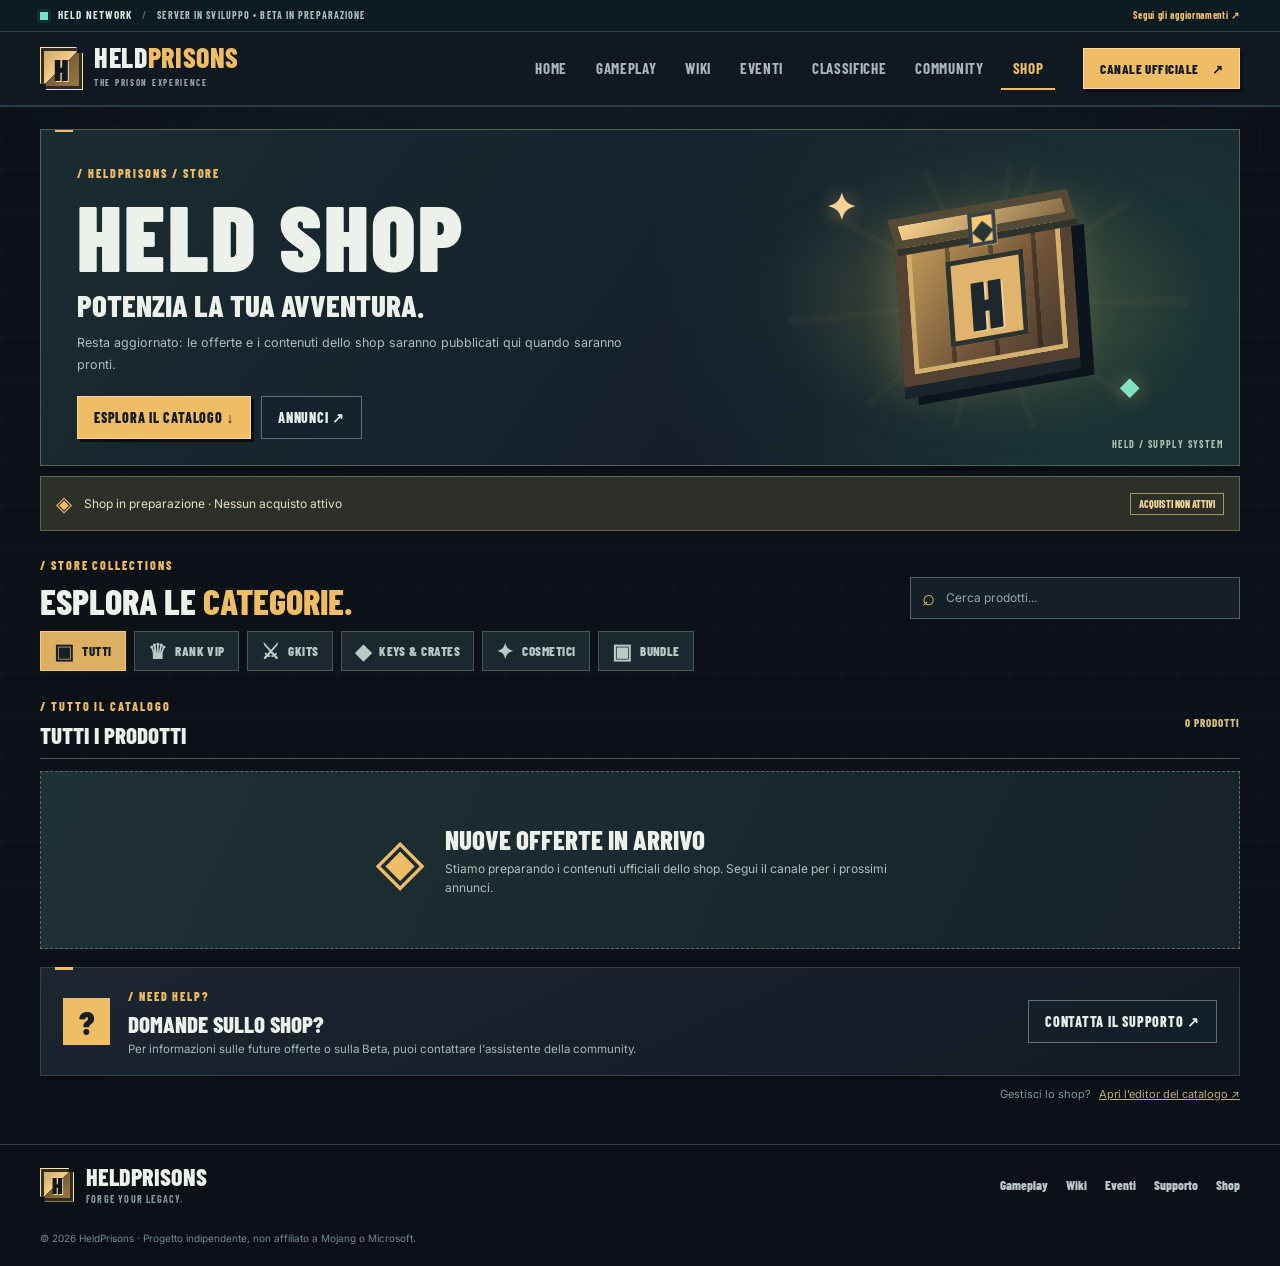
<file: shop.html>
<!doctype html>
<html lang="it"><head><meta charset="utf-8"><meta name="viewport" content="width=device-width,initial-scale=1,viewport-fit=cover"><meta name="theme-color" content="#10151c"><meta name="description" content="Shop HeldPrisons: esplora le categorie VIP, Gkits, crates, cosmetici e bundle."><meta property="og:title" content="Shop | HeldPrisons"><meta property="og:description" content="HeldPrisons: il portale Minecraft Prison con miniere, gang, raid, eventi, wiki e community."><meta property="og:type" content="website"><meta property="og:image" content="assets/prison-world.svg"><title>Shop | HeldPrisons</title><link rel="icon" type="image/svg+xml" href="assets/favicon.svg"><link rel="stylesheet" href="assets/style.css"><script defer src="assets/app.js"></script><script defer src="assets/shop-core.js"></script><script defer src="assets/shop.js"></script></head>
<body data-page="shop"><a class="skip-link" href="#main">Vai al contenuto</a>
<div class="topline"><div class="wrap topline-inner"><span class="phase-dot"></span><strong>HELD NETWORK</strong><span class="topline-divider">/</span><span>SERVER IN SVILUPPO • BETA IN PREPARAZIONE</span><a href="community.html">Segui gli aggiornamenti <span aria-hidden="true">↗</span></a></div></div>
<header class="header"><div class="wrap navline">
<a href="index.html" class="logo" aria-label="HeldPrisons, pagina iniziale"><span class="logo-emblem" aria-hidden="true">H</span><span class="logo-name">HELD<span>PRISONS</span><small>THE PRISON EXPERIENCE</small></span></a>
<nav id="primary-nav" class="navlinks" aria-label="Navigazione principale"><a href="index.html">Home</a><a href="gameplay.html" >Gameplay</a><a href="wiki.html" >Wiki</a><a href="eventi.html" >Eventi</a><a href="classifiche.html" >Classifiche</a><a href="community.html" >Community</a><a href="shop.html" aria-current="page">Shop</a></nav>
<div class="nav-actions"><a class="header-cta" href="https://t.me/CosmicPrisonsOG" target="_blank" rel="noopener noreferrer">CANALE UFFICIALE <span aria-hidden="true">↗</span></a><button type="button" class="menu-toggle" id="menu-toggle" aria-label="Apri il menu" aria-expanded="false" aria-controls="primary-nav"><span></span><span></span><span></span></button></div>
</div></header>
<main class="wrap site-main" id="main"><section class="shop-hero panel" aria-labelledby="shop-title">
<div class="shop-hero-content"><span class="overline" id="shop-eyebrow">/ HELDPRISONS • STORE</span><h1 id="shop-title">HELD <em>SHOP.</em></h1><h2 id="shop-subtitle">POTENZIA LA TUA AVVENTURA.</h2><p id="shop-description">Scopri categorie e contenuti dello shop di HeldPrisons.</p><div class="shop-hero-actions"><a href="#catalogo" class="btn btn-gold">ESPLORA IL CATALOGO ↓</a><a href="https://t.me/CosmicPrisonsOG" class="btn btn-outline" target="_blank" rel="noopener noreferrer">ANNUNCI ↗</a></div></div>
<div class="shop-hero-art" aria-hidden="true"><div class="pixel-glow"></div><div class="pixel-rays"></div><div class="shop-crate"><span class="crate-lid"></span><span class="crate-face">H</span><span class="crate-lock">◆</span></div><div class="float-rune float-rune-a">✦</div><div class="float-rune float-rune-b">◆</div><div class="shop-art-caption">HELD / SUPPLY SYSTEM</div></div>
</section>
<div class="shop-notice" role="status"><span class="notice-icon">◈</span><span id="shop-announcement">Shop in preparazione · Nessun acquisto attivo</span><span class="notice-status" id="shop-status-label">IN PREPARAZIONE</span></div>
<div class="shop-toolbar" id="catalogo"><div><span class="overline">/ STORE COLLECTIONS</span><h2 id="shop-catalogue-title">ESPLORA LE <em>CATEGORIE.</em></h2></div><label class="shop-search"><span aria-hidden="true">⌕</span><input type="search" id="shop-search-input" placeholder="Cerca prodotti..." autocomplete="off" aria-label="Cerca prodotti"></label></div>
<div class="shop-categories" id="shop-categories" role="group" aria-label="Categorie dello shop"><span class="shop-placeholder">Caricamento categorie…</span></div>
<div class="shop-section-title"><div><span class="overline" id="shop-active-label">/ TUTTO IL CATALOGO</span><h3 id="shop-active-title">TUTTI I PRODOTTI</h3></div><span class="shop-counter" id="shop-product-count">—</span></div>
<div class="shop-products" id="shop-products" aria-live="polite"></div>
<div class="shop-assistance panel"><div class="shop-support-mark">?</div><div><span class="overline">/ NEED HELP?</span><h2>DOMANDE SULLO SHOP?</h2><p>Per informazioni sulle future offerte o sulla Beta, puoi contattare l'assistente della community.</p></div><a id="shop-support-link" class="btn btn-outline" href="https://t.me/HeldPrisonsAssistantBot" target="_blank" rel="noopener noreferrer">CONTATTA IL SUPPORTO ↗</a></div><div class="shop-admin-shortcut"><span>Gestisci lo shop?</span> <a href="shop-admin.html">Apri l’editor del catalogo ↗</a></div></main>
<footer class="footer"><div class="wrap footer-inner"><a href="index.html" class="footer-logo"><span class="logo-emblem mini" aria-hidden="true">H</span><span>HELDPRISONS<small>FORGE YOUR LEGACY.</small></span></a><div class="footer-nav"><a href="gameplay.html">Gameplay</a><a href="wiki.html">Wiki</a><a href="eventi.html">Eventi</a><a href="community.html">Supporto</a><a href="shop.html">Shop</a></div><p>© <span id="current-year">2026</span> HeldPrisons · Progetto indipendente, non affiliato a Mojang o Microsoft.</p></div></footer>
<div id="toast" class="toast" role="status" aria-live="polite"></div>
</body></html>
</file>
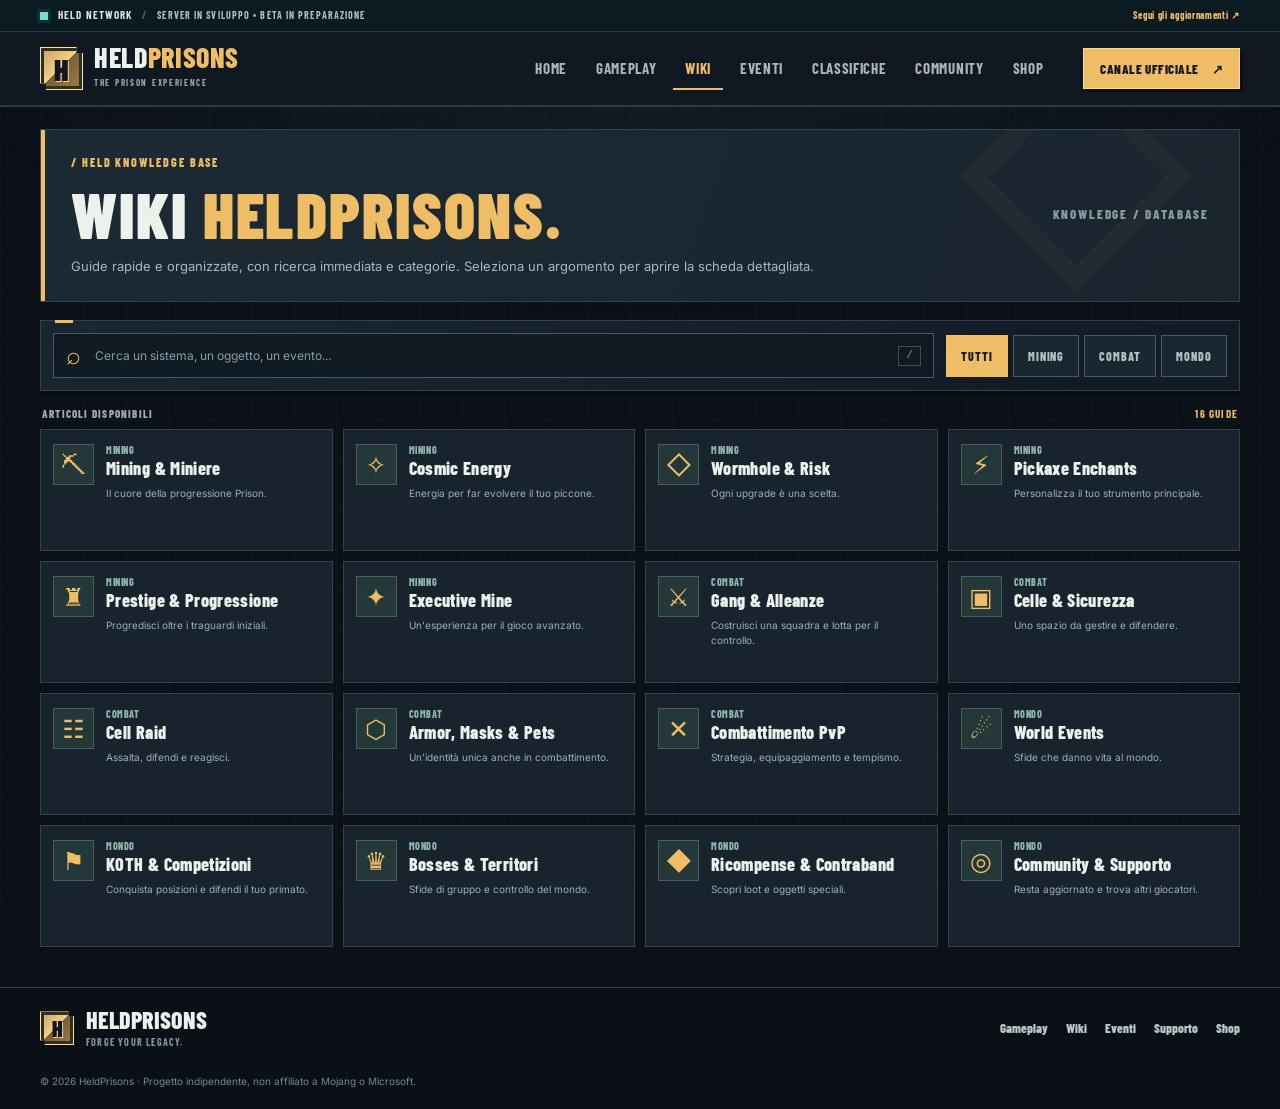
<file: wiki.html>
<!doctype html>
<html lang="it"><head><meta charset="utf-8"><meta name="viewport" content="width=device-width,initial-scale=1,viewport-fit=cover"><meta name="theme-color" content="#10151c"><meta name="description" content="Wiki interattiva di HeldPrisons: guide su Minecraft Prison, energia, enchantments e combattimento."><meta property="og:title" content="Wiki | HeldPrisons"><meta property="og:description" content="Wiki interattiva di HeldPrisons: guide su Minecraft Prison, energia, enchantments e combattimento."><meta property="og:type" content="website"><meta property="og:image" content="assets/prison-world.svg"><title>Wiki | HeldPrisons</title><link rel="icon" type="image/svg+xml" href="assets/favicon.svg"><link rel="stylesheet" href="assets/style.css"><script defer src="assets/app.js"></script></head>
<body data-page="wiki"><a class="skip-link" href="#main">Vai al contenuto</a>
<div class="topline"><div class="wrap topline-inner"><span class="phase-dot"></span><strong>HELD NETWORK</strong><span class="topline-divider">/</span><span>SERVER IN SVILUPPO • BETA IN PREPARAZIONE</span><a href="community.html">Segui gli aggiornamenti <span aria-hidden="true">↗</span></a></div></div>
<header class="header"><div class="wrap navline">
<a href="index.html" class="logo" aria-label="HeldPrisons, pagina iniziale"><span class="logo-emblem" aria-hidden="true">H</span><span class="logo-name">HELD<span>PRISONS</span><small>THE PRISON EXPERIENCE</small></span></a>
<nav id="primary-nav" class="navlinks" aria-label="Navigazione principale"><a href="index.html" >Home</a><a href="gameplay.html" >Gameplay</a><a href="wiki.html" aria-current="page">Wiki</a><a href="eventi.html" >Eventi</a><a href="classifiche.html" >Classifiche</a><a href="community.html" >Community</a><a href="shop.html">Shop</a></nav>
<div class="nav-actions"><a class="header-cta" href="https://t.me/CosmicPrisonsOG" target="_blank" rel="noopener noreferrer">CANALE UFFICIALE <span aria-hidden="true">↗</span></a><button type="button" class="menu-toggle" id="menu-toggle" aria-label="Apri il menu" aria-expanded="false" aria-controls="primary-nav"><span></span><span></span><span></span></button></div>
</div></header>
<main class="wrap site-main" id="main"><div class="page-heading page-heading--simple"><div class="page-heading-copy"><span class="overline">/ HELD KNOWLEDGE BASE</span><h1>WIKI <em>HELDPRISONS.</em></h1><p>Guide rapide e organizzate, con ricerca immediata e categorie. Seleziona un argomento per aprire la scheda dettagliata.</p></div><span class="heading-count">KNOWLEDGE / DATABASE</span></div>
<div class="wiki-controls panel"><label class="wiki-search"><span aria-hidden="true">⌕</span><input id="wiki-search" type="search" placeholder="Cerca un sistema, un oggetto, un evento..." autocomplete="off" aria-label="Cerca nella wiki"><kbd>/</kbd></label><div id="wiki-filters" class="wiki-filters" role="group" aria-label="Filtra per categoria"><button type="button" class="wiki-filter is-active" data-filter="all" aria-pressed="true">TUTTI</button><button type="button" class="wiki-filter" data-filter="progression" aria-pressed="false">MINING</button><button type="button" class="wiki-filter" data-filter="combat" aria-pressed="false">COMBAT</button><button type="button" class="wiki-filter" data-filter="world" aria-pressed="false">MONDO</button></div></div>
<div class="wiki-results-bar"><span>ARTICOLI DISPONIBILI</span><strong id="wiki-count">16 GUIDE</strong></div>
<div class="wiki-list" id="wiki-list" aria-live="polite"></div>
<dialog class="wiki-dialog" id="wiki-dialog" aria-labelledby="wiki-dialog-title"><div class="dialog-top"><span class="overline">/ HELD WIKI</span><button class="close-dialog" type="button" data-close-dialog aria-label="Chiudi guida">✕</button></div><div id="wiki-dialog-content"></div></dialog></main>
<footer class="footer"><div class="wrap footer-inner"><a href="index.html" class="footer-logo"><span class="logo-emblem mini" aria-hidden="true">H</span><span>HELDPRISONS<small>FORGE YOUR LEGACY.</small></span></a><div class="footer-nav"><a href="gameplay.html">Gameplay</a><a href="wiki.html">Wiki</a><a href="eventi.html">Eventi</a><a href="community.html">Supporto</a><a href="shop.html">Shop</a></div><p>© <span id="current-year">2026</span> HeldPrisons · Progetto indipendente, non affiliato a Mojang o Microsoft.</p></div></footer>
<div id="toast" class="toast" role="status" aria-live="polite"></div>
</body></html>
</file>
<file: assets/style.css>
@import url('https://fonts.googleapis.com/css2?family=Barlow+Condensed:wght@500;600;700;800;900&family=Inter:wght@400;500;600;700;800&display=swap');
:root{color-scheme:dark;--bg:#0c1118;--surface:#151c25;--surface2:#1b2632;--surface3:#222e3a;--line:#34404b;--line2:#46515c;--text:#edf1ec;--muted:#98a6b1;--gold:#efbd65;--gold2:#d9a455;--aqua:#75dfd2;--dark:#0a1017;--head:'Barlow Condensed','Arial Narrow',Impact,sans-serif;--font:'Inter',system-ui,-apple-system,'Segoe UI',sans-serif}
*,*::before,*::after{box-sizing:border-box}html{scroll-behavior:smooth;scroll-padding-top:90px}body{margin:0;min-width:280px;background:var(--bg);color:var(--text);font:400 14px/1.6 var(--font);overflow-x:hidden}body::before{position:fixed;content:"";inset:0;pointer-events:none;z-index:-2;background-image:linear-gradient(#97c5ba07 1px,transparent 1px),linear-gradient(90deg,#97c5ba07 1px,transparent 1px);background-size:42px 42px}body::after{position:absolute;content:"";top:0;left:0;right:0;height:780px;z-index:-1;pointer-events:none;background:radial-gradient(ellipse 70% 50% at 50% 0%,#2536405c,transparent 80%)}a{color:inherit;text-decoration:none}button,input{font:inherit}button{cursor:pointer}button:disabled{cursor:not-allowed}img{max-width:100%;height:auto}h1,h2,h3,p{margin-top:0}button,textarea,input{border-radius:0}::selection{background:var(--gold);color:#111820}:focus-visible{outline:2px solid var(--gold);outline-offset:3px}.wrap{width:min(1200px,calc(100% - 48px));margin-inline:auto}.skip-link{position:fixed;top:-80px;left:20px;z-index:100;padding:12px 20px;background:var(--gold);color:#151b1f}.skip-link:focus{top:12px}
.topline{background:#0c1b21;border-bottom:1px solid #2e3e43;color:#a6c1be;min-height:31px}.topline-inner{display:flex;align-items:center;gap:10px;min-height:31px;letter-spacing:.11em;font:700 10px/1.3 var(--head)}.topline strong{color:#d5e7df;font-size:11px}.topline a{color:var(--gold);margin-left:auto;letter-spacing:.07em}.topline a:hover{text-decoration:underline}.topline-divider{color:#4f646a}.phase-dot,.status-pip,.square-dot{width:8px;height:8px;display:inline-block;flex:none;background:var(--gold);box-shadow:0 0 0 3px #efbd6516}.phase-dot{background:var(--aqua);box-shadow:0 0 0 3px #75dfd216}
.header{position:sticky;top:0;z-index:50;background:#111923f5;border-bottom:2px solid #2e3b47;backdrop-filter:blur(18px);-webkit-backdrop-filter:blur(18px)}.navline{height:73px;display:flex;align-items:center;gap:28px;justify-content:space-between}.logo{display:flex;gap:11px;align-items:center;flex:none}.logo-emblem{display:grid;place-items:center;width:43px;height:43px;background:linear-gradient(135deg,#c7a065 0%,#f3cf86 48%,#775f38 48%,#a27c46 100%);box-shadow:inset 0 0 0 3px #302d23,5px 5px 0 #070b10;border:1px solid #ffe3a2;color:#111820;font:900 30px/1 var(--head);text-shadow:1px 1px #f3d8a2;clip-path:polygon(0 0,85% 0,85% 14%,100% 14%,100% 100%,14% 100%,14% 85%,0 85%)}.logo-name{font:800 28px/.83 var(--head);letter-spacing:.023em}.logo-name>span{color:var(--gold)}.logo-name small{display:block;font:700 9px/1.7 var(--head);letter-spacing:.19em;color:#9aa6a7;margin-top:6px}.navlinks{display:flex;gap:5px;align-items:center;justify-content:center;flex-wrap:nowrap;margin-left:auto}.navlinks a{display:inline-flex;align-items:center;min-height:42px;padding:9px 12px;white-space:nowrap;font:700 15px var(--head);letter-spacing:.045em;text-transform:uppercase;color:#aab7ba;border-bottom:2px solid transparent;transition:.15s}.navlinks a:hover{color:#f7e1ac;background:#ffffff09}.navlinks a[aria-current="page"]{color:var(--gold);border-color:var(--gold)}.nav-actions{display:flex;align-items:center}.header-cta{display:inline-flex;align-items:center;justify-content:center;gap:13px;padding:10px 16px;background:var(--gold);color:#151820;font:800 13px var(--head);letter-spacing:.035em;min-height:41px;white-space:nowrap;border:1px solid #f9d994;box-shadow:3px 3px 0 #090f15}.header-cta:hover{background:#fbd18d}.menu-toggle{display:none}
.site-main{padding:22px 0 32px;min-height:calc(100vh - 215px)}.panel{background:linear-gradient(155deg,#1b2631,#131b25 88%);border:1px solid var(--line);box-shadow:0 5px 0 #070b1180;position:relative}.panel::before,.portal-card::before,.mechanic-card::before{content:"";position:absolute;width:18px;height:3px;top:-1px;left:14px;background:var(--gold)}
.overline,.mini-kicker{color:var(--gold);font:800 12px/1.2 var(--head);letter-spacing:.16em}.mini-kicker{font-size:11px;color:#92e7d8}.soft-badge{color:var(--gold);font:700 11px var(--head);letter-spacing:.07em;border:1px solid #997a49;padding:5px 9px;background:#efbd650c;white-space:nowrap}.soft-badge--muted{color:#b5bfbd;border-color:#53646e;background:#ffffff06}
.hero{min-height:335px;display:grid;grid-template-columns:56% 44%;overflow:hidden}.panel-hero{background:radial-gradient(circle at 76% 52%,#31535455,transparent 47%),linear-gradient(120deg,#1e2935,#17212a 65%,#15242c);border-color:#41515a}.panel-hero::after{content:"";position:absolute;inset:0;background:linear-gradient(90deg,#00000000 45%,#9fe8d60c 50%,#00000000 70%);pointer-events:none}.hero-copy{position:relative;z-index:2;padding:40px 0 30px 40px}.eyebrow{font:800 11px var(--head);letter-spacing:.12em;color:#c6d5d2;display:flex;align-items:center;gap:12px;margin-bottom:19px}.eyebrow-line{display:inline-block;width:19px;height:1px;background:#82918d}.hero h1{font:900 clamp(52px,5.6vw,78px)/.91 var(--head);letter-spacing:.02em;margin-bottom:16px;text-transform:uppercase}.hero h1 em{font-style:normal;color:var(--gold)}.hero-copy>p{max-width:510px;color:#b0bec3;line-height:1.7;font-size:13px;margin-bottom:23px}.actions{display:flex;gap:10px;flex-wrap:wrap}.btn{border:1px solid transparent;background:transparent;display:inline-flex;align-items:center;justify-content:center;gap:13px;min-height:43px;padding:10px 16px;font:800 14px/1.1 var(--head);letter-spacing:.055em;transition:background .15s,transform .15s;text-align:center}.btn:hover{transform:translateY(-2px)}.btn-gold{background:var(--gold);color:#161a20;border-color:#ffd58e;box-shadow:3px 3px 0 #080c12}.btn-gold:hover{background:#fbd696}.btn-outline{background:#14212bab;color:#e6efe9;border-color:#607279}.btn-outline:hover{background:#233542;border-color:var(--aqua)}.btn-small{min-height:37px;font-size:12px}.hero-note{margin-top:26px;display:flex;gap:10px;align-items:center;color:#9aadaf;font:700 11px var(--head);letter-spacing:.1em}.tiny-sq{width:7px;height:7px;border:1px solid var(--aqua);display:inline-block}.hero-scene{position:relative;overflow:hidden;min-height:330px;display:flex;align-items:center;justify-content:center;background:radial-gradient(ellipse 55% 40% at 51% 57%,#64ab9c30,transparent)}.hero-scene::before{content:"";position:absolute;inset:0;background:linear-gradient(90deg,#1e2935,transparent 28%),repeating-linear-gradient(0deg,transparent 0,transparent 24px,#d1faf005 25px);pointer-events:none;z-index:1}.hero-scene img{position:absolute;width:min(100%,530px);max-width:none;height:108%;max-height:430px;object-fit:contain;object-position:center;filter:drop-shadow(0 14px 25px #07111796)}.scene-label{position:absolute;z-index:2;color:#bad2cb;background:#0f1d25e8;border:1px solid #54776b;font:700 11px var(--head);letter-spacing:.12em;padding:7px 10px}.scene-label-top{right:17px;top:18px}.scene-label-bottom{bottom:17px;right:20px;display:flex;align-items:center;gap:9px}.scene-label-bottom span:last-child{color:var(--gold);margin-left:6px}
.info-strip{display:grid;grid-template-columns:repeat(4,minmax(0,1fr));background:#0e181f;border:1px solid #344047;border-top:0}.info-strip>div,.info-strip>a{min-height:69px;padding:13px 18px;display:flex;align-items:center;gap:12px;border-right:1px solid #334049;min-width:0}.info-strip>a:hover{background:#1c2d34}.info-strip>*:last-child{border-right:0}.info-mark{font:700 27px var(--head);color:var(--gold);flex:none;min-width:28px;text-align:center}.info-strip small{display:block;color:#8a9b9e;font:700 10px var(--head);letter-spacing:.13em}.info-strip strong{display:block;font:800 17px/1.22 var(--head);white-space:normal}.info-strip a strong{color:#eec97e}
.home-section-heading,.section-label{display:flex;align-items:end;justify-content:space-between;gap:15px}.home-section-heading{margin:27px 0 13px}.home-section-heading h2{font:800 29px/1.05 var(--head);margin:6px 0 0;letter-spacing:.03em}.home-section-heading h2 span{color:var(--gold)}.underlink,.text-action{font:800 12px var(--head);letter-spacing:.09em;color:var(--gold);white-space:nowrap}.underlink:hover,.text-action:hover{text-decoration:underline}
.portal-grid{display:grid;grid-template-columns:repeat(4,minmax(0,1fr));gap:12px}.portal-card{background:linear-gradient(145deg,#1d2833,#151c25);border:1px solid var(--line);padding:17px 18px 15px;min-height:181px;display:flex;flex-direction:column;position:relative;transition:border-color .18s,transform .18s}.portal-card:hover{border-color:var(--gold);transform:translateY(-2px)}.portal-top{display:flex;align-items:center;justify-content:space-between;min-height:38px}.portal-index{font:800 11px var(--head);letter-spacing:.1em;color:#a0bdba}.portal-icon{font:800 38px/1 var(--head);color:var(--gold)}.portal-card h3{font:800 24px/1.1 var(--head);margin:12px 0 5px}.portal-card p{font-size:11.5px;line-height:1.6;color:#a8b5b9;margin:0 0 14px}.portal-link{margin-top:auto;color:var(--gold);font:800 11px var(--head);letter-spacing:.06em;display:flex;align-items:center;justify-content:space-between}.portal-link b{font-size:16px}
.home-bottom{display:grid;grid-template-columns:1.2fr 1fr;gap:12px;margin-top:15px}.news-panel,.server-widget{padding:18px 22px 20px;min-height:196px}.panel-head{display:flex;align-items:center;gap:12px;justify-content:space-between}.news-panel h2{font:800 27px/1.05 var(--head);letter-spacing:.025em;margin:14px 0 7px}.news-panel p{font-size:12px;color:#aabac0;max-width:630px;margin-bottom:12px}.server-row{display:flex;gap:14px;align-items:center;margin:12px 0}.server-mono{display:grid;place-items:center;flex:none;width:41px;height:41px;background:#203a3f;color:var(--aqua);border:1px solid #456d6b;font-size:28px}.server-row h2{font:800 22px var(--head);margin:0}.server-row p{margin:0;color:#a7b7bc;font-size:11px}.server-details{display:grid;grid-template-columns:1fr 1fr;border-top:1px solid var(--line);border-bottom:1px solid var(--line);margin:11px 0 12px;padding:7px 0}.server-details>div{display:flex;gap:5px;align-items:center;justify-content:space-between;flex-wrap:wrap;padding:0 8px 0 0;min-width:0}.server-details small{font:700 10px var(--head);letter-spacing:.07em;color:#91a4a9}.server-details strong{font:800 12px var(--head);color:#e9d3a8;overflow-wrap:anywhere}.server-actions{display:flex;gap:10px}.server-actions .btn{flex:1}.server-actions button:disabled{opacity:.45;transform:none;box-shadow:none}
.page-heading{padding:21px 30px 24px;background:linear-gradient(110deg,#1c2a33,#1a252e);border:1px solid var(--line);display:flex;gap:20px;justify-content:space-between;align-items:center;position:relative;overflow:hidden}.page-heading::before{content:"";position:absolute;left:0;top:0;bottom:0;width:4px;background:var(--gold)}.page-heading::after{content:"";position:absolute;right:80px;top:-36px;height:165px;width:165px;transform:rotate(45deg);border:20px solid #eac46c08;pointer-events:none}.page-heading h1{font:900 clamp(43px,5vw,67px)/1 var(--head);letter-spacing:.03em;margin:9px 0}.page-heading h1 em{font-style:normal;color:var(--gold)}.page-heading p{max-width:760px;margin:0;color:#a6b9be;font-size:13px;line-height:1.7}.heading-stamp{flex:none;width:95px;height:95px;background:#202e37;border:3px solid #6d7060;box-shadow:inset 0 0 0 4px #111a23;color:#ddba73;display:flex;flex-direction:column;align-items:center;justify-content:center;font:900 48px/.8 var(--head);transform:rotate(3deg)}.heading-stamp small{font:700 11px var(--head);margin-top:12px;letter-spacing:.1em;color:#b9b5a4}.heading-count{font:800 13px var(--head);color:#889b9e;letter-spacing:.14em;white-space:nowrap}
.section-label{border-bottom:1px solid #46535a;padding:0 0 10px;margin:26px 0 13px;font:800 14px var(--head);letter-spacing:.11em;color:#d7dcda}.section-label>span:first-child{display:flex;align-items:center;gap:9px}.section-label>span:first-child::before{content:"";display:inline-block;height:12px;width:4px;background:var(--gold)}.section-label>a,.section-label>span:last-child:not(:first-child){font:800 11px var(--head);letter-spacing:.07em;color:#bda878}.section-label>a:hover{color:var(--gold)}
.mechanics-layout{display:grid;grid-template-columns:1.5fr 1fr 1fr;gap:12px}.mechanics-layout--four{grid-template-columns:repeat(4,minmax(0,1fr))}.mechanic-card{position:relative;border:1px solid var(--line);background:linear-gradient(135deg,#1c2a34,#131c26);min-height:174px;padding:17px 18px;display:flex;flex-direction:column;transition:transform .2s,border-color .2s}.mechanic-card:hover{border-color:var(--gold);transform:translateY(-2px)}.mechanic-primary{background:linear-gradient(135deg,#2a3d40,#15252e);border-color:#57746c}.mechanic-icon{font-size:34px;color:var(--gold);line-height:1.1;display:block}.mechanic-card div{margin-top:auto}.mechanic-card h2{font:800 24px/1.1 var(--head);letter-spacing:.025em;margin:6px 0}.mechanic-card p{max-width:370px;font-size:11.5px;line-height:1.65;color:#a9b9be;margin:0}.mechanic-card .arrow{position:absolute;right:15px;top:13px;color:#b9a06e;font-size:17px}.mechanics-layout--four .mechanic-card h2{font-size:22px}.banner-link{margin-top:18px;padding:21px 23px;border:1px solid #63705f;background:linear-gradient(95deg,#2b3c37,#182830);display:flex;justify-content:space-between;align-items:center;gap:25px}.banner-link h2{font:800 25px var(--head);margin:6px 0 3px}.banner-link p{color:#b7c0b4;font-size:12px;margin:0}
.wiki-controls{padding:12px;margin:18px 0 0;display:flex;align-items:center;gap:12px}.wiki-search{display:flex;align-items:center;gap:12px;flex:1;min-width:0;border:1px solid #495962;background:#101a23;min-height:45px;padding:0 12px}.wiki-search:focus-within{border-color:var(--gold)}.wiki-search>span{color:var(--gold);font-size:25px;line-height:1}.wiki-search input{background:none;border:0;outline:none;min-width:0;width:100%;color:#edf4ec;font-size:12px}.wiki-search input::placeholder{color:#8b9ca3}.wiki-search kbd{color:#89999d;font-size:11px;border:1px solid #3f4b51;padding:0 7px;line-height:1.6}.wiki-filters{display:flex;gap:5px;align-items:center}.wiki-filter{min-height:42px;padding:9px 14px;border:1px solid #485864;background:#1a2630;color:#b3c2bf;font:800 12px var(--head);letter-spacing:.08em}.wiki-filter.is-active,.wiki-filter:hover{background:var(--gold);color:#161a20;border-color:var(--gold)}.wiki-results-bar{display:flex;align-items:center;justify-content:space-between;gap:12px;margin:16px 2px 9px;font:800 11px var(--head);letter-spacing:.11em;color:#a0acb0}.wiki-results-bar strong{color:var(--gold)}
.wiki-list{display:grid;grid-template-columns:repeat(4,minmax(0,1fr));gap:10px}.wiki-card{border:1px solid var(--line);background:#19232e;min-height:122px;display:flex;align-items:flex-start;text-align:left;gap:12px;padding:14px 12px;color:inherit;transition:border-color .15s,background .15s;min-width:0}.wiki-card:hover{border-color:var(--gold);background:#24313a}.wiki-glyph{display:grid;place-items:center;flex:none;width:41px;height:41px;background:#24383a;border:1px solid #486158;color:var(--gold);font-size:25px}.wiki-item-content{min-width:0;display:flex;flex-direction:column;gap:2px}.wiki-card small{font:800 10px var(--head);letter-spacing:.06em;color:#8cb6aa}.wiki-card strong{font:800 18px/1.12 var(--head);letter-spacing:.02em}.wiki-card .wiki-summary{color:#9eafb3;font-size:10px;line-height:1.5;margin-top:5px}.wiki-no-results{grid-column:1/-1;padding:50px 20px;text-align:center;border:1px dashed #51666e;color:#adbdbe}
.wiki-dialog{width:min(620px,calc(100vw - 30px));max-height:min(82dvh,750px);overflow:auto;border:2px solid #7d9d8a;background:#18222b;color:var(--text);padding:23px 26px 27px;box-shadow:10px 10px 0 #070b10}.wiki-dialog::backdrop{background:#03080ddd;backdrop-filter:blur(5px)}.dialog-top{display:flex;justify-content:space-between;align-items:center;gap:15px}.close-dialog{width:38px;height:38px;background:#263942;border:1px solid #5e7472;color:var(--text)}.close-dialog:hover{background:#3a4c50}.dialog-glyph{font-size:47px;color:var(--gold);margin-top:9px}.wiki-dialog h2{font:800 42px/1 var(--head);margin:6px 0 14px}.wiki-dialog p{color:#bac7c9;font-size:13px;line-height:1.85}.wiki-dialog ul{padding-left:19px;color:#d1d7d4;font-size:13px;line-height:1.9}.wiki-dialog li::marker{color:var(--gold)}.modal-footnote{padding:12px 15px;border-left:3px solid var(--gold);background:#243139;color:#c7d0ce;font-size:12px}
.event-summary{display:flex;align-items:center;justify-content:space-between;gap:18px;padding:14px 20px;margin:16px 0 3px}.event-summary>div{display:flex;align-items:center;gap:10px;flex-wrap:wrap}.event-summary strong{font:800 15px var(--head)}.event-summary small{font:800 10px var(--head);color:var(--gold)}.event-summary p{margin:0;color:#a5b9b8;font-size:12px}.event-summary .btn{flex:none}.event-cards{display:grid;grid-template-columns:repeat(4,minmax(0,1fr));gap:12px}.event-tile{background:#1b2630;border:1px solid var(--line);overflow:hidden;min-width:0}.event-art{height:116px;display:grid;place-items:center;background:repeating-linear-gradient(0deg,#1c3036,#1c3036 17px,#1e3338 17px,#1e3338 18px);border-bottom:1px solid #3e5c5b;color:var(--gold);font:800 80px/1 var(--head);text-shadow:5px 5px 0 #0b181c}.event-tile:nth-child(2) .event-art{background:repeating-linear-gradient(90deg,#27343a,#27343a 20px,#2c3d40 20px,#2c3d40 21px)}.event-tile:nth-child(3) .event-art{background:#263039}.event-tile:nth-child(4) .event-art{background:#243532}.event-tile-content{padding:15px 17px}.event-tile h2{font:800 26px var(--head);margin:6px 0}.event-tile p{min-height:40px;font-size:11.5px;line-height:1.6;color:#aebac0;margin:0 0 14px}.event-tile a{color:var(--gold);font:800 12px var(--head)}.event-tile a:hover{text-decoration:underline}.event-extra{display:flex;flex-wrap:wrap;gap:9px}.event-extra span{display:inline-block;padding:8px 13px;background:#1b2730;border:1px solid #3e4d54;color:#c3d2d0;font:700 12px var(--head);letter-spacing:.03em}
.leaderboard{margin-top:18px;min-height:390px}.leaderboard-tabs{display:grid;grid-template-columns:repeat(4,1fr);background:#121b24;border-bottom:1px solid #49545c;gap:1px}.leaderboard-tab{min-height:54px;border:0;border-bottom:3px solid transparent;background:#1b2530;color:#a9bcb9;font:800 16px var(--head);letter-spacing:.08em}.leaderboard-tab:hover{background:#2a393f}.leaderboard-tab.is-active{background:#283937;color:var(--gold);border-color:var(--gold)}.board-header{display:grid;grid-template-columns:1fr 3fr 1fr;gap:10px;padding:12px 20px;background:#141e27;border-bottom:1px solid #3e4a52;color:#8fa4a5;font:800 11px var(--head);letter-spacing:.1em}.board-header span:last-child{text-align:right}.board-empty{text-align:center;padding:26px 18px 35px;display:flex;align-items:center;flex-direction:column}.empty-trophy{color:#daa954;font:800 63px/1 var(--head);margin-bottom:8px}.board-empty h2{font:800 32px var(--head);margin:12px 0 3px}.board-empty p{max-width:490px;color:#a5b6b9;font-size:13px;margin:0 auto 13px}.compact-note{display:flex;align-items:start;gap:13px;padding:15px 20px;background:#1b282e;border:1px solid #3e5955;margin-top:16px}.compact-note>span{font-size:25px;color:var(--gold)}.compact-note strong{font:800 16px var(--head)}.compact-note p{margin:2px 0 0;color:#aebcbd;font-size:12px}
.community-cards{display:grid;grid-template-columns:1.12fr 1fr 1fr;gap:12px;margin-top:18px}.community-card{display:flex;flex-direction:column;min-height:200px;padding:20px 23px;background:linear-gradient(135deg,#1e3036,#19242d);border:1px solid #47575a;transition:border-color .2s,transform .2s}.community-card:hover{border-color:var(--gold);transform:translateY(-2px)}.community-card--primary{background:linear-gradient(120deg,#284c4d,#183039);border-color:#567e73}.community-symbol{color:var(--gold);font-size:35px;line-height:1}.community-card .mini-kicker{margin-top:12px}.community-card h2{font:800 29px/1 var(--head);margin:6px 0 9px}.community-card p{max-width:480px;color:#b1c6c6;font-size:12px;margin:0 0 18px}.community-arrow{margin-top:auto;color:var(--gold);font:800 12px var(--head)}.faq-block{border:1px solid var(--line);background:#17212a}.faq-block details{border-bottom:1px solid var(--line)}.faq-block details:last-child{border:0}.faq-block summary{list-style:none;padding:13px 19px;cursor:pointer;display:flex;justify-content:space-between;align-items:center;gap:16px;font:800 18px var(--head)}.faq-block summary::-webkit-details-marker{display:none}.faq-block summary span{color:var(--gold);font-size:24px;line-height:1;transition:transform .2s}.faq-block details[open] summary span{transform:rotate(45deg)}.faq-block details p{font-size:12px;color:#b8c6c7;line-height:1.8;margin:0;padding:0 19px 15px}.faq-block a{color:var(--gold);text-decoration:underline}
.footer{background:#0b1017;border-top:1px solid #354047;margin-top:8px}.footer-inner{min-height:99px;display:flex;justify-content:space-between;align-items:center;gap:25px;padding:20px 0;flex-wrap:wrap}.footer-logo{display:flex;gap:12px;align-items:center;font:800 24px/1 var(--head)}.footer-logo small{display:block;font:700 10px var(--head);letter-spacing:.12em;color:#8499a0;margin-top:4px}.logo-emblem.mini{height:34px;width:34px;font-size:22px}.footer-nav{display:flex;gap:18px;flex-wrap:wrap}.footer-nav a{font:800 13px var(--head);color:#bac9c9}.footer-nav a:hover{color:var(--gold)}.footer-inner>p{width:100%;margin:0;font-size:10px;color:#738890}.toast{position:fixed;bottom:20px;right:20px;background:#234039;color:#f4ffe8;box-shadow:4px 4px 0 #050b10;max-width:min(360px,calc(100% - 40px));border:1px solid #83caad;padding:12px 16px;z-index:100;font-size:12px;opacity:0;transform:translateY(15px);pointer-events:none;transition:.2s}.toast.show{opacity:1;transform:translateY(0)}
@media(max-width:1140px){.navline{gap:14px}.navlinks a{padding:9px 8px;font-size:14px}.header-cta{padding:9px 12px}.portal-card{padding:14px 13px}.portal-card h3{font-size:22px}.info-strip strong{font-size:15px}.wiki-list{grid-template-columns:repeat(3,minmax(0,1fr))}}
@media(max-width:900px){.community-cards{grid-template-columns:repeat(2,minmax(0,1fr))}.community-card--primary{grid-column:span 2}.header-cta{display:none}.navlinks a{font-size:14px}.logo-name{font-size:24px}.logo-emblem{width:39px;height:39px;font-size:27px}.hero{grid-template-columns:58% 42%}.hero-copy{padding:30px 0 22px 25px}.hero h1{font-size:clamp(49px,6.7vw,70px)}.hero-scene img{width:112%}.info-strip{grid-template-columns:repeat(2,minmax(0,1fr))}.info-strip>*:nth-child(2){border-right:0}.info-strip>*:nth-child(-n+2){border-bottom:1px solid #344047}.portal-grid{grid-template-columns:repeat(2,minmax(0,1fr))}.portal-card{min-height:153px}.home-bottom{grid-template-columns:1fr 1fr}.news-panel h2{font-size:23px}.server-details{grid-template-columns:1fr}.server-details>div{justify-content:space-between}.mechanics-layout{grid-template-columns:repeat(3,minmax(0,1fr))}.mechanics-layout--four{grid-template-columns:repeat(2,minmax(0,1fr))}.event-cards{grid-template-columns:repeat(2,minmax(0,1fr))}.wiki-controls{flex-wrap:wrap}.wiki-search{flex-basis:100%}.wiki-filters{width:100%}.wiki-filter{flex:1}}
@media(max-width:700px){.wrap{width:calc(100% - 30px)}.topline-inner{gap:7px;font-size:9px}.topline a{display:none}.navline{height:63px}.header{position:sticky}.navlinks{position:absolute;display:none;top:63px;left:0;right:0;padding:12px 15px 18px;background:#121d27;box-shadow:0 14px 22px #0009;border-bottom:2px solid #54675e;flex-direction:column;gap:4px;align-items:stretch;margin:0}.navlinks.is-open{display:flex}.navlinks a{font-size:18px;min-height:45px;padding:10px 15px;border:1px solid #364751}.navlinks a[aria-current="page"]{border:1px solid #9b7c4a;border-left:4px solid var(--gold);background:#323025}.menu-toggle{display:flex;flex-direction:column;justify-content:center;align-items:center;gap:5px;background:#202e35;border:1px solid #52625e;min-width:43px;height:43px}.menu-toggle>span{height:2px;width:20px;background:var(--gold)}.site-main{padding-top:15px}.hero{grid-template-columns:1fr}.hero-copy{padding:26px 22px 18px}.hero h1{font-size:clamp(47px,11vw,78px)}.hero-copy>p{font-size:12px;max-width:520px}.hero-note{margin-top:19px}.hero-scene{height:205px;min-height:0}.hero-scene img{height:300px;width:360px;max-width:90%;object-fit:contain}.scene-label-top{top:11px;right:11px}.scene-label-bottom{bottom:11px;right:11px}.home-bottom{grid-template-columns:1fr}.news-panel,.server-widget{min-height:auto}.page-heading{padding:21px 18px;align-items:start}.page-heading h1{font-size:clamp(41px,9.7vw,65px)}.heading-stamp{display:none}.heading-count{display:none}.mechanics-layout{grid-template-columns:repeat(2,minmax(0,1fr))}.mechanic-primary{grid-column:span 2}.mechanic-card{min-height:163px}.banner-link{flex-direction:column;align-items:stretch}.banner-link .btn{align-self:flex-start}.wiki-list{grid-template-columns:repeat(2,minmax(0,1fr))}.event-summary{flex-wrap:wrap}.event-summary p{flex-basis:100%}.event-summary .btn{width:100%}.community-cards{grid-template-columns:1fr}.community-card--primary{grid-column:auto}.community-card{min-height:180px}.footer-inner{gap:17px}.footer-nav{margin-left:auto}}
@media(max-width:480px){.wrap{width:calc(100% - 24px)}.topline-inner{font-size:8.4px;letter-spacing:.05em}.topline-divider{display:none}.topline strong{font-size:10px}.logo-name{font-size:23px}.logo-name small{font-size:8px}.hero-copy{padding:24px 16px 16px}.eyebrow{font-size:9px;gap:7px;letter-spacing:.045em}.hero h1{font-size:clamp(32px,9.6vw,46px)}.hero-copy>p{font-size:12px}.actions{flex-direction:column}.actions .btn{width:100%;justify-content:space-between}.hero-scene{height:175px}.hero-scene img{width:320px;height:250px}.scene-label{font-size:9px}.info-strip>div,.info-strip>a{padding:10px;gap:7px;min-height:61px}.info-mark{font-size:24px;min-width:22px}.info-strip small{font-size:9px}.info-strip strong{font-size:14px}.home-section-heading{align-items:start;gap:9px}.home-section-heading h2{font-size:25px}.underlink{font-size:10px;margin-top:4px;white-space:normal;text-align:right}.portal-grid{gap:8px}.portal-card{padding:13px 11px;min-height:168px}.portal-index{font-size:9px}.portal-icon{font-size:28px}.portal-card h3{font-size:20px}.portal-card p{font-size:10.5px}.portal-link{font-size:10px}.panel-head{align-items:flex-start;gap:8px}.soft-badge{font-size:9px}.news-panel,.server-widget{padding:15px}.news-panel h2{font-size:24px}.page-heading h1{font-size:43px}.page-heading p{font-size:12px}.section-label{font-size:12px}.section-label>span:last-child:not(:first-child),.section-label>a{font-size:10px}.mechanics-layout,.mechanics-layout--four{grid-template-columns:1fr}.mechanic-primary{grid-column:auto}.mechanic-card{min-height:128px}.mechanic-icon{font-size:28px}.mechanic-card h2{font-size:23px}.mechanic-card p{font-size:11px}.wiki-list{grid-template-columns:1fr}.wiki-card{min-height:90px}.wiki-search input{font-size:11px}.wiki-filter{font-size:11px;padding:7px}.event-cards{grid-template-columns:1fr}.event-tile{display:grid;grid-template-columns:35% 65%}.event-art{height:auto;font-size:51px;border-bottom:0;border-right:1px solid #3e5c5b}.event-tile-content{padding:13px}.event-tile p{min-height:0}.event-tile h2{font-size:23px}.event-extra{gap:6px}.event-extra span{font-size:11px;padding:7px 10px}.leaderboard-tab{min-height:48px;font-size:12px}.board-header{font-size:9px;padding:10px}.board-empty h2{font-size:27px}.board-empty p{font-size:12px}.community-card h2{font-size:26px}.footer-inner{flex-direction:column;align-items:flex-start}.footer-nav{margin:0}.wiki-dialog{padding:15px 18px}.wiki-dialog h2{font-size:36px}}
@media(max-width:340px){.logo-name{font-size:19px}.logo-emblem{width:35px;height:35px}.hero h1{font-size:39px}.portal-grid{grid-template-columns:1fr}.portal-card{min-height:135px}.info-strip strong{font-size:12px}.page-heading h1{font-size:36px}.wiki-filters{flex-wrap:wrap}.wiki-filter{flex:1 1 40%}}
@media(prefers-reduced-motion:reduce){html{scroll-behavior:auto}*,*::before,*::after{animation-duration:.001ms!important;transition-duration:.001ms!important}}


/* HELD SHOP + SHOP MANAGER : compact voxel storefront V3 */
.shop-hero{display:grid;grid-template-columns:58% 42%;min-height:290px;overflow:hidden;background:radial-gradient(circle at 85% 50%,#356c5944,transparent 40%),linear-gradient(125deg,#1a2c32,#141e29 65%,#152b2c);border-color:#53635a}
.shop-hero-content{padding:32px 24px 26px 36px;position:relative;z-index:2}.shop-hero h1{font:900 clamp(58px,7.2vw,98px)/.9 var(--head);letter-spacing:.025em;margin:10px 0}.shop-hero h1 em,.shop-toolbar h2 em,.admin-intro h1 em{color:var(--gold);font-style:normal}.shop-hero h2{font:800 clamp(19px,2.9vw,31px)/1 var(--head);margin:12px 0}.shop-hero-content>p{color:#acbfbd;max-width:560px;font-size:12.5px;line-height:1.7}.shop-hero-actions{display:flex;gap:10px;flex-wrap:wrap;margin-top:21px}
.shop-hero-art{min-height:270px;position:relative;display:grid;place-items:center;isolation:isolate}.pixel-glow{position:absolute;inset:5% 2%;background:radial-gradient(ellipse,#b1ac5850,transparent 66%);filter:blur(15px)}.pixel-rays{position:absolute;inset:10%;background:repeating-conic-gradient(from 18deg at 50% 52%,#efbd650c 0deg 3deg,transparent 3deg 35deg);border-radius:50%;opacity:.7}.shop-crate{width:176px;height:152px;position:relative;transform:skewY(-6deg) rotate(-4deg);background:repeating-linear-gradient(90deg,transparent,transparent 38px,#090e1366 39px,#090e1366 43px),linear-gradient(130deg,#c49c59,#705338 60%,#483b2e);border:11px solid #554232;box-shadow:0 12px 0 #19252b,13px 20px 0 #0c151d,0 0 40px #ecba6640,inset 0 0 0 5px #d3b06b}.crate-lid{position:absolute;inset:-29px -13px auto;height:31px;transform:skewX(13deg);background:linear-gradient(145deg,#f8d28d,#886c47);border:8px solid #544b37;box-shadow:0 7px 0 #2f332c}.crate-face{position:absolute;inset:23px 38px 21px;display:grid;place-items:center;color:#1e272b;background:#e0b46d;border:5px solid #2c3431;font:900 69px var(--head);text-shadow:2px 2px #fff6}.crate-lock{position:absolute;left:50%;top:-21px;transform:translateX(-50%);font:900 26px var(--head);color:#27363a;background:#f8c874;border:4px solid #354146;line-height:1}.float-rune{position:absolute;color:#f7d39a;font:900 36px var(--head);text-shadow:0 0 20px #ffd08277}.float-rune-a{top:16%;left:18%}.float-rune-b{right:20%;bottom:19%;font-size:24px;color:#82e2c6}.shop-art-caption{position:absolute;bottom:15px;right:16px;color:#b0c2b5;font:700 10px var(--head);letter-spacing:.14em}
.shop-notice{display:flex;align-items:center;gap:12px;margin-top:10px;border:1px solid #67644a;background:#2c3029;padding:10px 15px;color:#e7dfc1;font-size:12px}.notice-icon{color:var(--gold);font-size:21px}.notice-status{margin-left:auto;border:1px solid #ad9562;font:800 10px var(--head);padding:4px 8px;white-space:nowrap;color:#f3d396}
.shop-toolbar{margin:23px 0 12px;display:flex;align-items:end;justify-content:space-between;gap:18px}.shop-toolbar h2{font:800 clamp(25px,3.3vw,36px)/1 var(--head);margin:6px 0 0}.shop-search{display:flex;align-items:center;gap:9px;min-height:42px;border:1px solid #536166;background:#141f27;padding:0 11px;min-width:220px;width:min(330px,100%)}.shop-search span{font-size:22px;color:var(--gold)}.shop-search input{flex:1;min-width:0;background:none;border:0;color:var(--text);outline:0;font-size:12px}.shop-search:focus-within{border-color:var(--gold)}.shop-search input::placeholder{color:#94a8aa}.shop-categories{display:flex;flex-wrap:wrap;gap:8px;margin-bottom:12px}.shop-category{display:inline-flex;align-items:center;gap:8px;min-height:40px;padding:8px 13px;color:#bacac5;background:#1c2830;border:1px solid #475650;font:800 13px var(--head);letter-spacing:.035em;transition:.15s}.shop-category:hover,.shop-category.is-selected{background:#ddaf63;color:#152029;border-color:#f4c979}.shop-category .cat-icon{font-size:21px;line-height:1}.shop-placeholder{padding:8px;color:var(--muted)}.shop-section-title{display:flex;align-items:center;justify-content:space-between;gap:15px;border-bottom:1px solid #44544f;padding:12px 0 9px;margin-bottom:12px}.shop-section-title h3{font:800 23px var(--head);margin:4px 0 0}.shop-counter{color:#d3ba85;font:800 11px var(--head);letter-spacing:.09em;white-space:nowrap}
.shop-products{display:grid;grid-template-columns:repeat(4,minmax(0,1fr));gap:12px;min-height:125px}.shop-product{display:flex;flex-direction:column;background:linear-gradient(165deg,#1c2b32,#151e28);border:1px solid #495b57;min-width:0;overflow:hidden;transition:.2s}.shop-product:hover{border-color:var(--gold);transform:translateY(-2px)}.shop-product-visual{height:120px;position:relative;display:grid;place-items:center;background:radial-gradient(ellipse at 50% 45%,#a3c2a624,transparent 70%),repeating-linear-gradient(0deg,transparent,transparent 23px,#b8dab307 24px),#24363a;border-bottom:1px solid #445d58}.shop-product-visual>img{width:100%;height:100%;object-fit:cover}.shop-product-visual .product-icon{font:800 68px/1 var(--head);color:var(--gold);text-shadow:6px 6px #142328}.product-label{position:absolute;left:10px;top:10px;background:#e3b864;color:#19212a;padding:4px 7px;font:800 11px var(--head);letter-spacing:.07em;max-width:calc(100% - 20px);overflow:hidden;text-overflow:ellipsis;white-space:nowrap}.shop-product-body{padding:15px 15px 14px;display:flex;flex:1;flex-direction:column}.shop-product-section{font:800 10px var(--head);letter-spacing:.13em;color:var(--aqua)}.shop-product h3{font:800 24px/1.05 var(--head);margin:8px 0}.shop-product p{font-size:11.5px;color:#9eb2b4;line-height:1.6;margin:0 0 13px}.shop-perks{padding-left:15px;color:#c1d2c9;margin:0 0 13px;font-size:11px}.shop-perks li::marker{color:var(--gold)}.shop-price-line{display:flex;align-items:baseline;gap:9px;margin-top:auto;padding-top:10px}.shop-price{font:800 26px/1 var(--head);color:#f1c77a}.shop-old-price{font:700 14px var(--head);text-decoration:line-through;color:#819598}.shop-card-button{margin-top:12px;min-height:38px;font-size:12px}.shop-card-button:disabled{opacity:.55;cursor:not-allowed;transform:none;box-shadow:none}.shop-empty{grid-column:1/-1;display:flex;align-items:center;justify-content:center;gap:20px;min-height:178px;text-align:left;padding:25px;background:linear-gradient(115deg,#1e3135,#172229);border:1px dashed #5a6b60}.shop-empty-symbol{font-size:64px;color:var(--gold);line-height:1}.shop-empty h3{font:800 27px var(--head);margin:0 0 4px}.shop-empty p{margin:0;color:#b1bebb;font-size:12px;max-width:460px}.shop-assistance{margin-top:18px;padding:17px 22px;display:flex;gap:18px;align-items:center}.shop-assistance .shop-support-mark{display:grid;place-items:center;flex:none;width:47px;height:47px;color:#131e25;background:var(--gold);font:900 32px var(--head)}.shop-assistance>div:nth-child(2){flex:1;min-width:0}.shop-assistance h2{font:800 23px var(--head);margin:2px 0}.shop-assistance p{font-size:11.5px;color:#a3b9b7;margin:0}.shop-assistance .btn{flex:none}
.admin-intro{display:flex;justify-content:space-between;align-items:end;gap:15px;padding:11px 0 20px}.admin-intro h1{font:900 clamp(43px,5.5vw,66px)/1 var(--head);margin:5px 0}.admin-intro p{max-width:720px;font-size:12px;color:#a6b7b7;margin:0}.admin-intro>.btn{flex:none}.admin-status{display:flex;align-items:center;gap:15px;padding:14px 17px}.admin-status-dot{width:10px;height:10px;background:var(--gold);box-shadow:0 0 0 4px #efbd6522}.admin-status>div{flex:1}.admin-status strong{font:800 16px var(--head);letter-spacing:.07em}.admin-status p{font-size:11px;color:#a0b4b2;margin:2px 0 0}.admin-revision{font:700 11px var(--head);color:#9cafac;white-space:nowrap}
.admin-tabs{display:flex;gap:6px;margin:20px 0 0;border-bottom:2px solid #566159;overflow-x:auto}.admin-tab{white-space:nowrap;min-height:48px;background:#1c2a32;color:#b1c4c0;border:1px solid #495954;border-bottom:0;padding:11px 21px;font:800 16px var(--head);letter-spacing:.05em}.admin-tab.is-active{background:#e1b46b;color:#1a2025;border-color:#e1b46b}.admin-panel{padding:20px 21px 23px;background:#17232b;border:1px solid #485a58;border-top:0;min-height:280px}.admin-panel[hidden]{display:none}.admin-panel-title{display:flex;align-items:center;justify-content:space-between;gap:12px;margin-bottom:18px}.admin-panel-title h2{font:800 30px var(--head);margin:5px 0 0}.admin-help{color:#9db0b0;font-size:12px;max-width:780px}
.admin-filters{display:flex;gap:11px;margin-bottom:14px}.admin-filters .shop-search{width:100%;flex:1}.admin-filters select{max-width:270px;min-width:160px;flex:1}.admin-list{display:grid;gap:9px}.admin-list-item{background:#1d2c33;border:1px solid #485b57;padding:11px 13px;display:flex;align-items:center;gap:13px}.admin-item-icon{display:grid;place-items:center;flex:none;width:48px;height:48px;background:#2c4442;border:1px solid #526d5e;color:var(--gold);font-size:30px;overflow:hidden}.admin-item-icon img{width:100%;height:100%;object-fit:cover}.admin-item-info{flex:1;min-width:0}.admin-item-info strong{display:block;font:800 19px/1.1 var(--head)}.admin-item-info small{display:block;color:#9fb4b3;font-size:11px;line-height:1.5;margin-top:5px;overflow-wrap:anywhere}.admin-actions{display:flex;align-items:center;gap:5px;flex-wrap:wrap;justify-content:flex-end}.admin-actions button{min-height:34px;min-width:35px;padding:7px 10px;background:#293941;border:1px solid #52635e;color:#d5e1d6;font:800 12px var(--head)}.admin-actions button:hover{border-color:var(--gold);color:var(--gold)}.admin-actions button.danger{border-color:#80595c;color:#ffb3a6}.admin-actions button:disabled{opacity:.35;cursor:not-allowed}.admin-list-empty{padding:45px 20px;text-align:center;color:#a4b5b3;background:#1c2b32;border:1px dashed #53645a;font-size:12px}
.admin-form-grid{display:grid;grid-template-columns:repeat(2,minmax(0,1fr));gap:16px 14px;margin-bottom:20px}.admin-form label:not(.admin-check):not(.upload-label){display:flex;flex-direction:column;gap:7px;color:#c4d0cd;font:800 13px var(--head);letter-spacing:.04em}.admin-form input:not([type="checkbox"]),.admin-form textarea,.admin-form select,.admin-filters select{width:100%;min-height:43px;background:#0f1a23;color:#eef6f0;border:1px solid #556660;padding:10px 12px;border-radius:0;font:500 13px var(--font)}.admin-form textarea{resize:vertical}.admin-form input:focus,.admin-form textarea:focus,.admin-form select:focus{outline:1px solid var(--gold);border-color:var(--gold)}.admin-form input::placeholder,.admin-form textarea::placeholder{color:#849998}.span-full{grid-column:1/-1}.admin-check{display:flex;align-items:start;gap:13px;background:#263630;padding:14px;border:1px solid #536a5c}.admin-check>input{accent-color:var(--gold);width:20px;height:20px;flex:none}.admin-check strong{display:block;font:800 15px var(--head)}.admin-check small{display:block;color:#abc0b3;font:400 11px/1.6 var(--font)}.admin-dialog{width:min(700px,calc(100% - 22px));max-height:90dvh;overflow:auto;background:#19252d;color:var(--text);border:2px solid #8c8a63;padding:23px 26px;box-shadow:9px 9px 0 #070c10}.admin-dialog::backdrop{background:#040a0de8;backdrop-filter:blur(3px)}.admin-dialog .dialog-top{display:flex;align-items:start;justify-content:space-between;margin-bottom:22px}.admin-dialog .dialog-top h2{font:800 37px var(--head);margin:5px 0 0}.editor-actions{display:flex;justify-content:flex-end;gap:12px;flex-wrap:wrap}.admin-dialog .admin-form-grid{margin:0 0 20px}.admin-dialog .small-note{margin:0}
.publish-grid{display:grid;grid-template-columns:1fr 1fr;gap:14px}.publish-card{padding:19px;background:#213138;border:1px solid #50645e}.publish-card--gold{background:#303326;border-color:#81734f}.publish-card h3{font:800 25px var(--head);margin:0 0 11px}.publish-card p{color:#b9c9c0;font-size:12px}.publish-actions{display:flex;flex-wrap:wrap;gap:8px}.publish-actions>.btn,.publish-actions .upload-label{font-size:12px;min-height:39px}.publish-card code{color:#f2ca86;overflow-wrap:anywhere}.token-label{display:flex;flex-direction:column;gap:8px;font:800 12px var(--head);color:#d9d5bd;letter-spacing:.06em;margin:18px 0}.token-label input{width:100%;background:#151e23;color:white;border:1px solid #8b8967;padding:11px;min-height:45px;font:500 13px var(--font)}.publish-card .small-note{font-size:11px;margin:15px 0 0;line-height:1.7;overflow-wrap:anywhere}.upload-label{cursor:pointer}.admin-warning{margin-top:17px;border-left:3px solid var(--gold);background:#282e2a;padding:13px 17px}.admin-warning strong{font:800 16px var(--head)}.admin-warning strong span{color:var(--gold)}.admin-warning p{margin:3px 0 0;color:#bbc6bd;font-size:11px;line-height:1.7}
@media(max-width:1110px){.navlinks{display:none;position:absolute;top:73px;left:0;right:0;background:#121d27;flex-direction:column;align-items:stretch;gap:4px;padding:12px 24px 20px;box-shadow:0 14px 25px #000a;border-bottom:2px solid #576b61;margin:0}.navlinks.is-open{display:flex}.navlinks a{padding:11px 15px;min-height:43px;border:1px solid #364751}.navlinks a[aria-current="page"]{border:1px solid #9b7c4a;border-left:4px solid var(--gold);background:#323025}.menu-toggle{display:flex;flex-direction:column;align-items:center;justify-content:center;gap:5px;min-width:43px;height:43px;background:#202e35;border:1px solid #52625e}.menu-toggle>span{width:20px;height:2px;background:var(--gold)}}
@media(max-width:900px){.shop-products{grid-template-columns:repeat(3,minmax(0,1fr))}.shop-hero-content{padding-left:25px}.publish-grid{grid-template-columns:1fr}}
@media(max-width:700px){.shop-hero{grid-template-columns:1fr}.shop-hero-content{padding:27px 20px 17px}.shop-hero h1{font-size:69px}.shop-hero-art{min-height:175px}.shop-crate{transform:scale(.75) skewY(-6deg) rotate(-4deg)}.shop-art-caption{font-size:9px}.shop-toolbar{align-items:stretch;flex-direction:column}.shop-search{max-width:none;width:100%}.shop-products{grid-template-columns:repeat(2,minmax(0,1fr))}.shop-assistance{flex-wrap:wrap}.shop-assistance .btn{width:100%}.admin-intro{flex-direction:column;align-items:stretch}.admin-intro>.btn{align-self:flex-start}.admin-list-item{flex-wrap:wrap}.admin-actions{width:100%;justify-content:flex-start;margin-left:61px}.admin-tabs{gap:3px}.admin-tab{padding:10px 14px;font-size:14px}.admin-form-grid{gap:13px}.admin-dialog{padding:20px}.admin-revision{display:none}}
@media(max-width:480px){.shop-hero h1{font-size:57px}.shop-hero h2{font-size:22px}.shop-notice{align-items:flex-start;font-size:11px;gap:8px}.notice-status{font-size:9px}.shop-products{grid-template-columns:1fr}.shop-product{display:grid;grid-template-columns:33% 67%}.shop-product-visual{height:100%;min-height:165px;border-bottom:0;border-right:1px solid #50615a}.shop-product-body{padding:12px}.shop-product h3{font-size:21px}.shop-product-visual .product-icon{font-size:46px}.shop-price{font-size:23px}.shop-empty{min-height:160px;padding:16px}.shop-empty-symbol{font-size:42px}.shop-empty h3{font-size:23px}.shop-assistance{padding:15px}.admin-status{padding:12px}.admin-panel{padding:15px 12px}.admin-panel-title{flex-wrap:wrap}.admin-panel-title h2{font-size:26px}.admin-panel-title .btn{width:100%}.admin-filters{flex-direction:column}.admin-filters select{max-width:none;width:100%}.admin-actions{margin-left:0}.admin-form-grid{grid-template-columns:1fr}.span-full{grid-column:auto}.admin-dialog .admin-form-grid{grid-template-columns:1fr}.admin-dialog .dialog-top h2{font-size:30px}.publish-actions .btn{width:100%}.publish-card{padding:14px}.shop-hero-actions .btn{width:100%}}
@media(max-width:350px){.shop-hero h1{font-size:48px}.shop-categories{gap:5px}.shop-category{font-size:11px;padding:7px 10px}.admin-tab{font-size:12px;padding:9px 10px}}

/* V3 polish: featured store shortcut + product detail panel */
.home-shop-promo{display:flex;align-items:center;gap:17px;margin:14px 0 0;padding:13px 22px;background:linear-gradient(100deg,#303c31,#1b292e);border:1px solid #7f7550;transition:border-color .2s,transform .2s}.home-shop-promo:hover{border-color:#ffd58f;transform:translateY(-2px)}.home-shop-sigil{display:grid;place-items:center;width:48px;height:48px;flex:none;background:#e4b465;border:3px solid #544931;color:#1a252a;font:900 32px var(--head)}.home-shop-promo>span:nth-child(2){display:flex;flex-direction:column;min-width:0;flex:1}.home-shop-promo small{color:#c0cbb7;font:800 10px var(--head);letter-spacing:.1em}.home-shop-promo strong{color:#ffe0a6;font:800 25px/1.15 var(--head)}.home-shop-promo>span:nth-child(2)>span{color:#a9bfbb;font-size:11px}.home-shop-promo b{font:800 13px var(--head);letter-spacing:.07em;color:#f0ce91;white-space:nowrap}
.shop-card-actions{display:flex;flex-direction:column;gap:6px}.shop-card-actions .btn{width:100%}.shop-product--featured{border-color:#9f844f}.shop-admin-shortcut{display:flex;gap:8px;justify-content:flex-end;align-items:center;color:#7d9998;font-size:11px;margin:10px 0 0}.shop-admin-shortcut a{color:#c1aa79;text-decoration:underline}.shop-detail-dialog{width:min(650px,calc(100% - 26px));max-height:85dvh;overflow-y:auto;padding:25px;background:#1b2930;border:2px solid #9b8660;color:var(--text);box-shadow:8px 8px 0 #060e15}.shop-detail-dialog::backdrop{background:#070c12db;backdrop-filter:blur(4px)}.shop-detail-dialog>.close-dialog{position:absolute;top:12px;right:12px;width:36px;height:36px}.shop-detail-layout{display:grid;grid-template-columns:190px 1fr;gap:25px;padding-top:22px}.shop-detail-symbol{height:190px;display:grid;place-items:center;background:linear-gradient(140deg,#31504e,#192a32);color:var(--gold);font:900 100px var(--head);border:1px solid #6c7968;overflow:hidden}.shop-detail-symbol>img{width:100%;height:100%;object-fit:cover}.shop-detail-main h2{font:900 36px/1 var(--head);margin:8px 0 12px}.shop-detail-main h3{font:800 17px var(--head);margin:15px 0 6px}.shop-detail-main p,.shop-detail-main ul{font-size:12px;line-height:1.8;color:#b9c9c3}.shop-detail-main ul{padding-left:17px}.shop-detail-main li::marker{color:var(--gold)}.shop-detail-footer{margin-top:15px}.shop-detail-disabled{color:#a5b2b2;font:800 14px var(--head)}
@media(max-width:700px){.home-shop-promo{gap:12px;padding:12px 14px;flex-wrap:wrap}.home-shop-promo b{margin-left:62px}.shop-detail-layout{grid-template-columns:150px 1fr;gap:16px}.shop-detail-symbol{height:150px;font-size:80px}}
@media(max-width:480px){.home-shop-promo strong{font-size:22px}.home-shop-promo>span:nth-child(2)>span{font-size:10px}.home-shop-promo b{margin-left:0;width:100%;text-align:right}.shop-detail-layout{grid-template-columns:1fr}.shop-detail-symbol{width:150px;height:150px;margin:auto}.shop-detail-dialog{padding:15px}.shop-detail-main h2{font-size:32px}.shop-detail-main{padding-top:4px}.shop-detail-main .shop-price{font-size:28px}}

@media(max-width:700px){.navlinks{top:63px}}

[hidden]{display:none!important}
</file>
